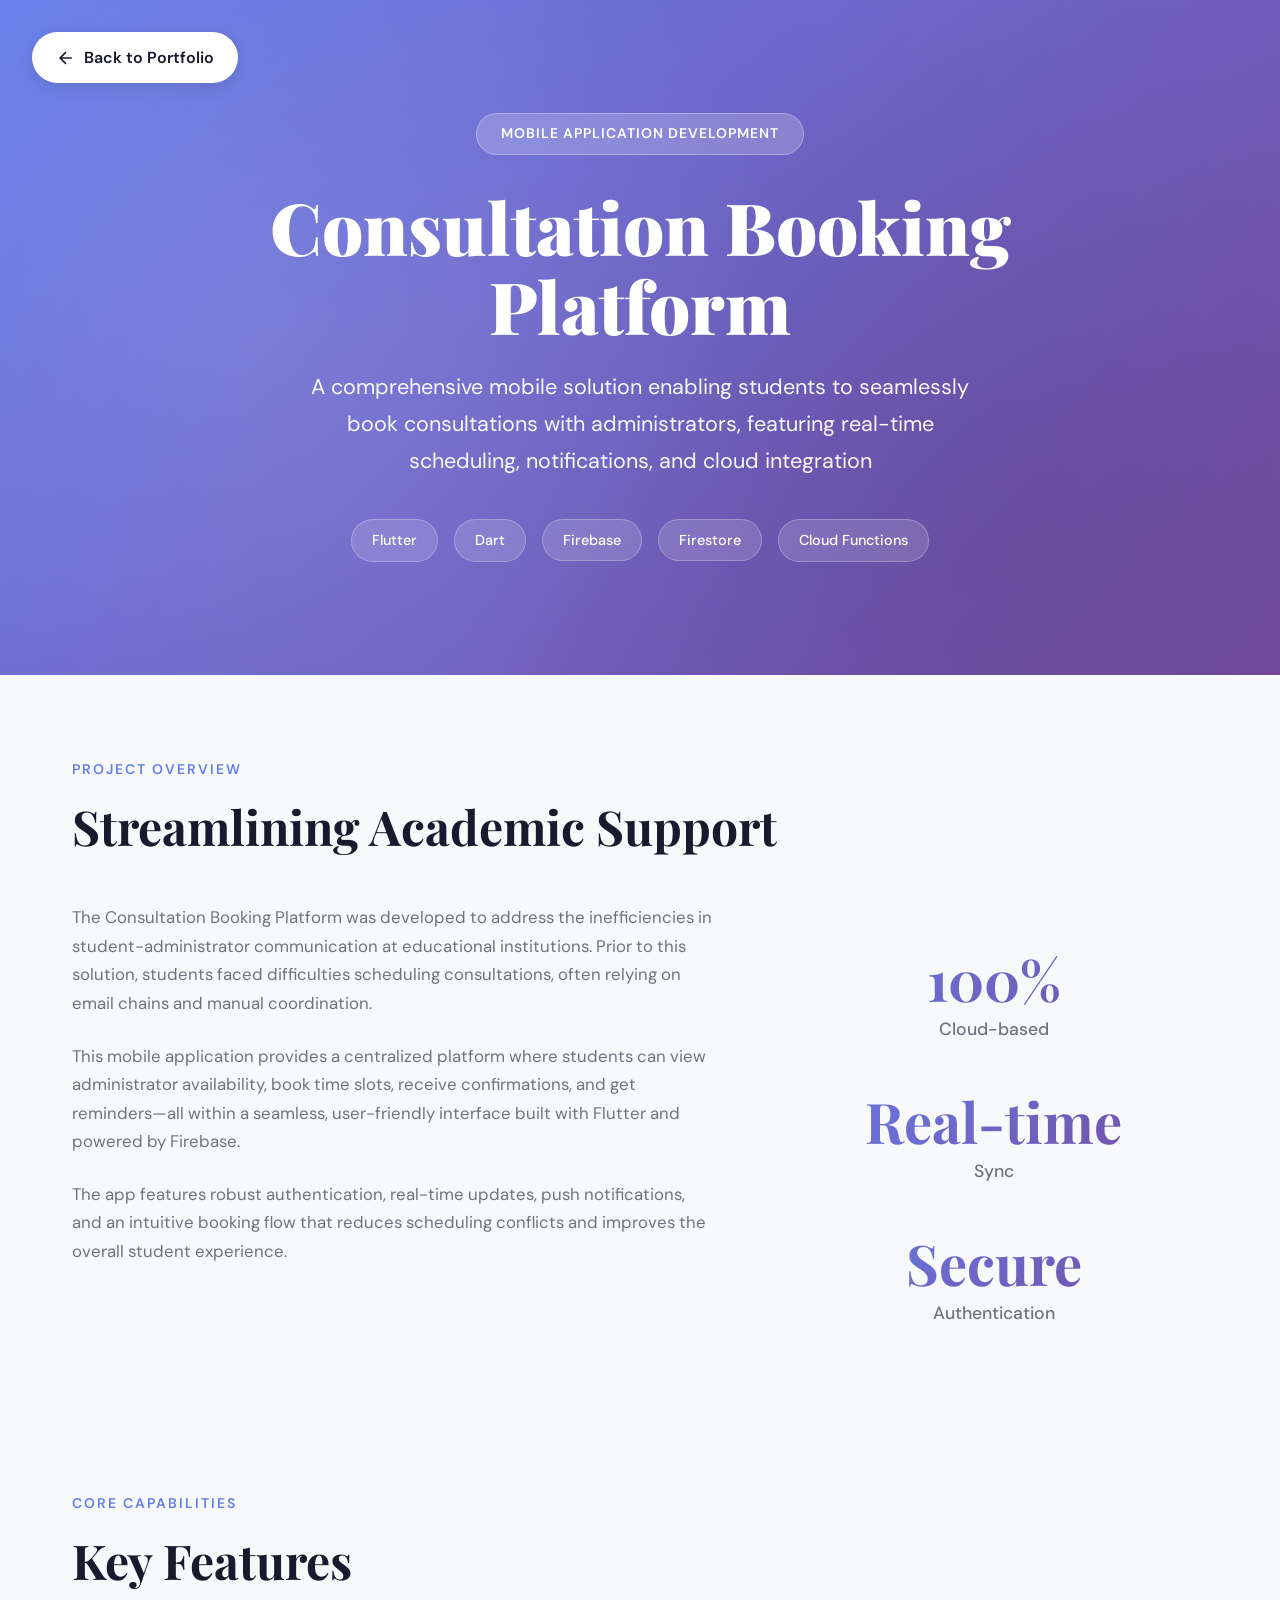
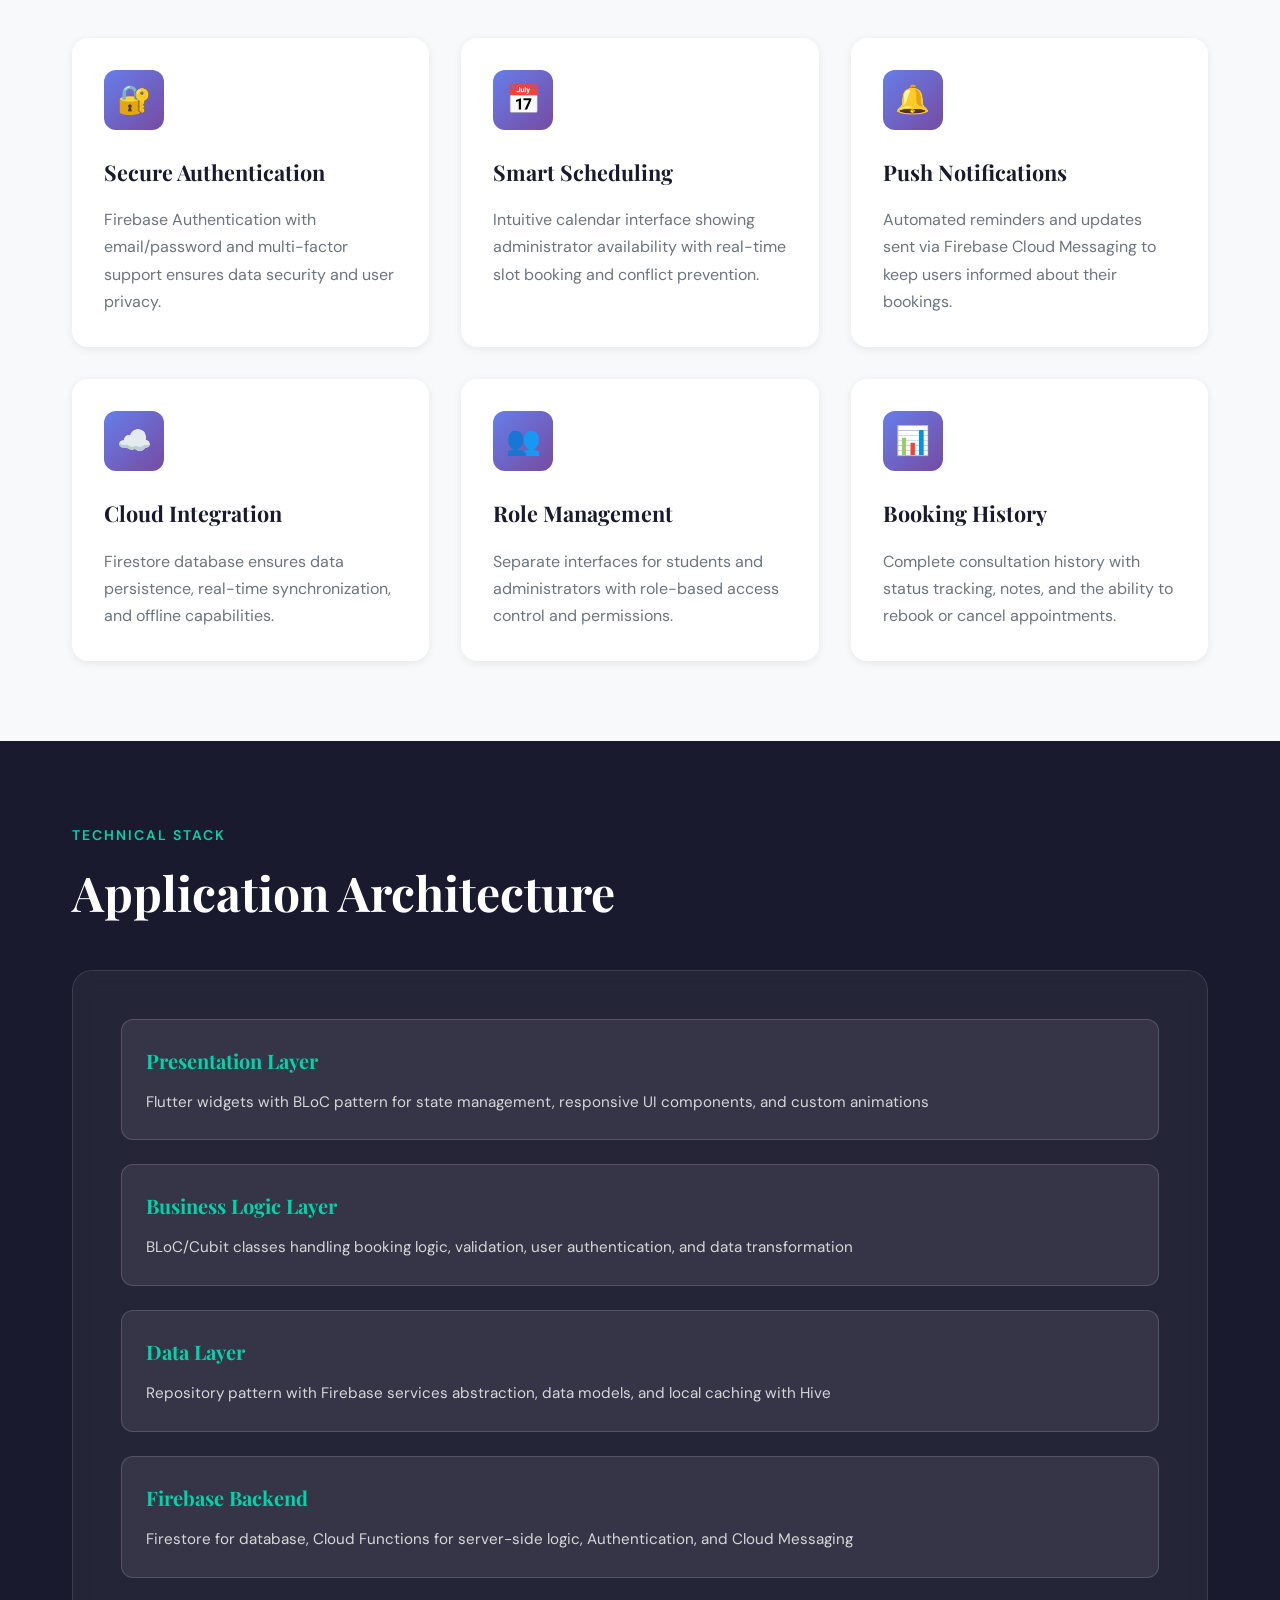
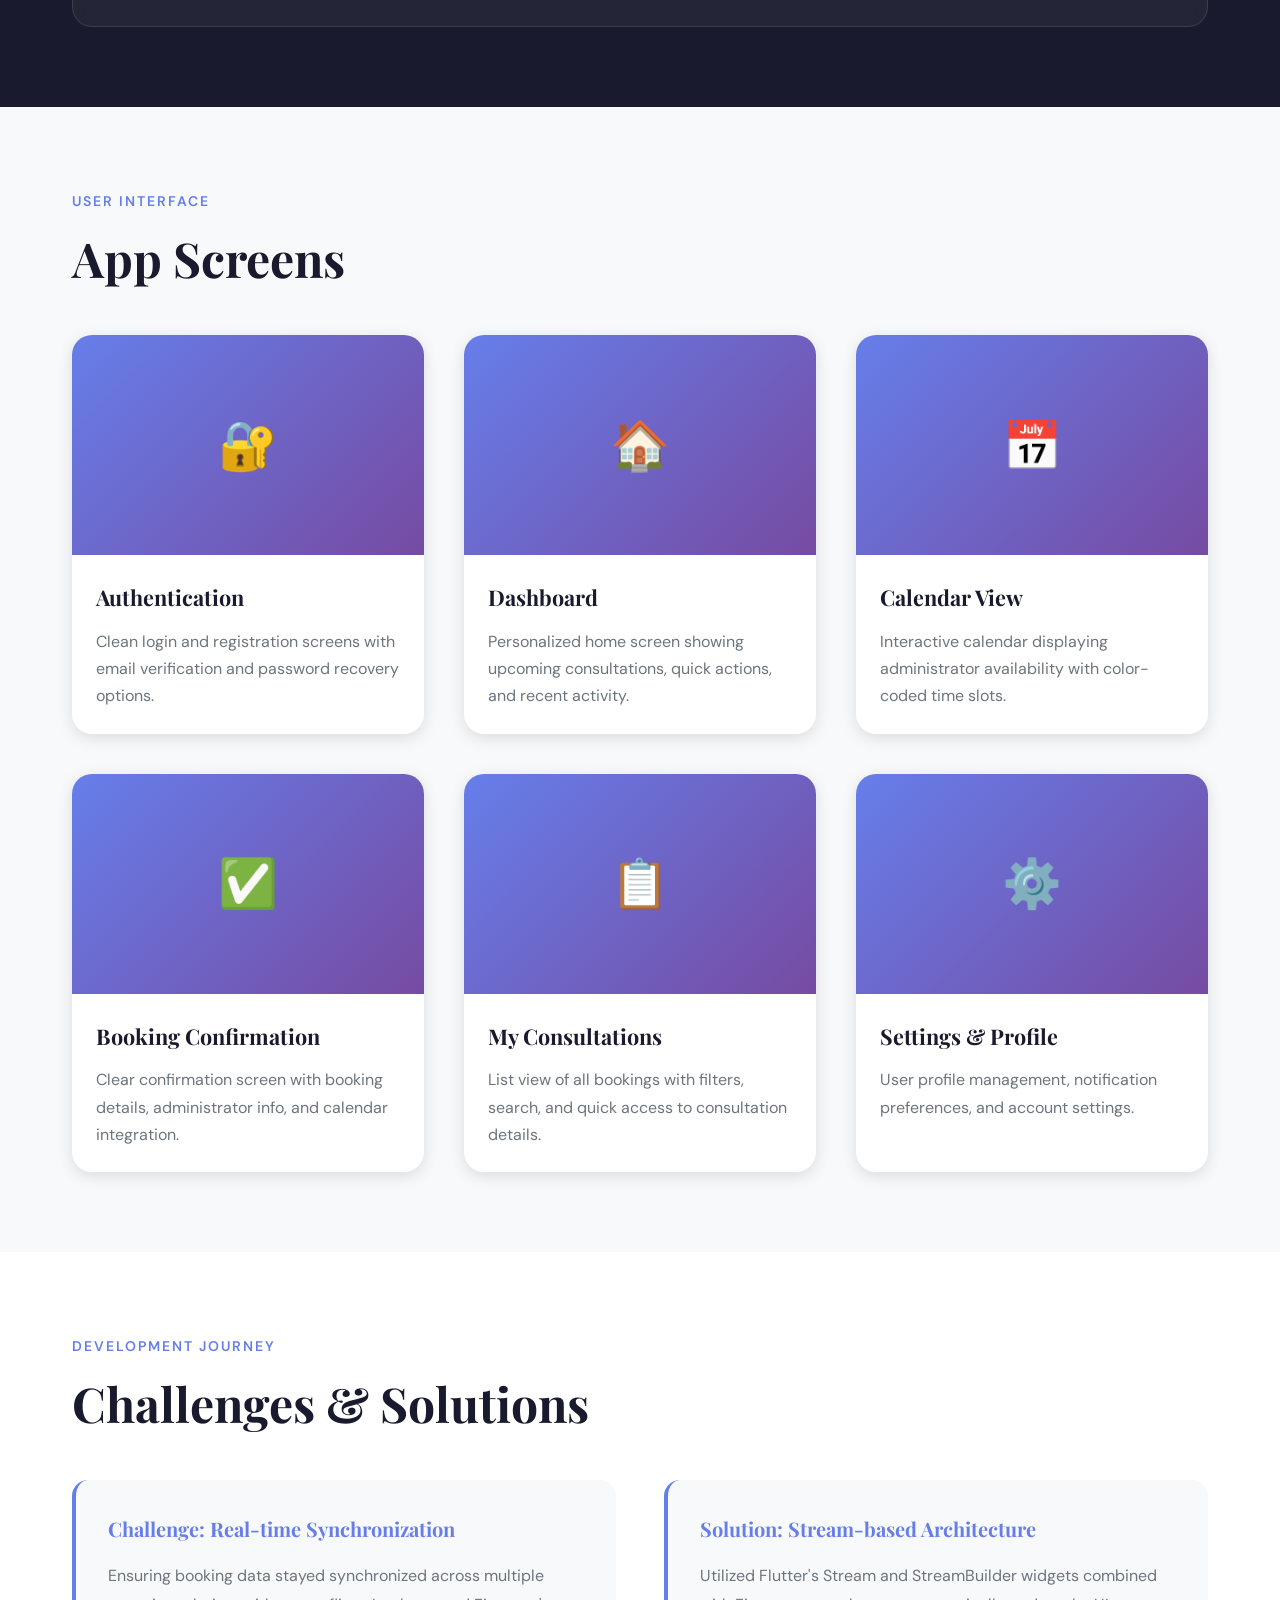
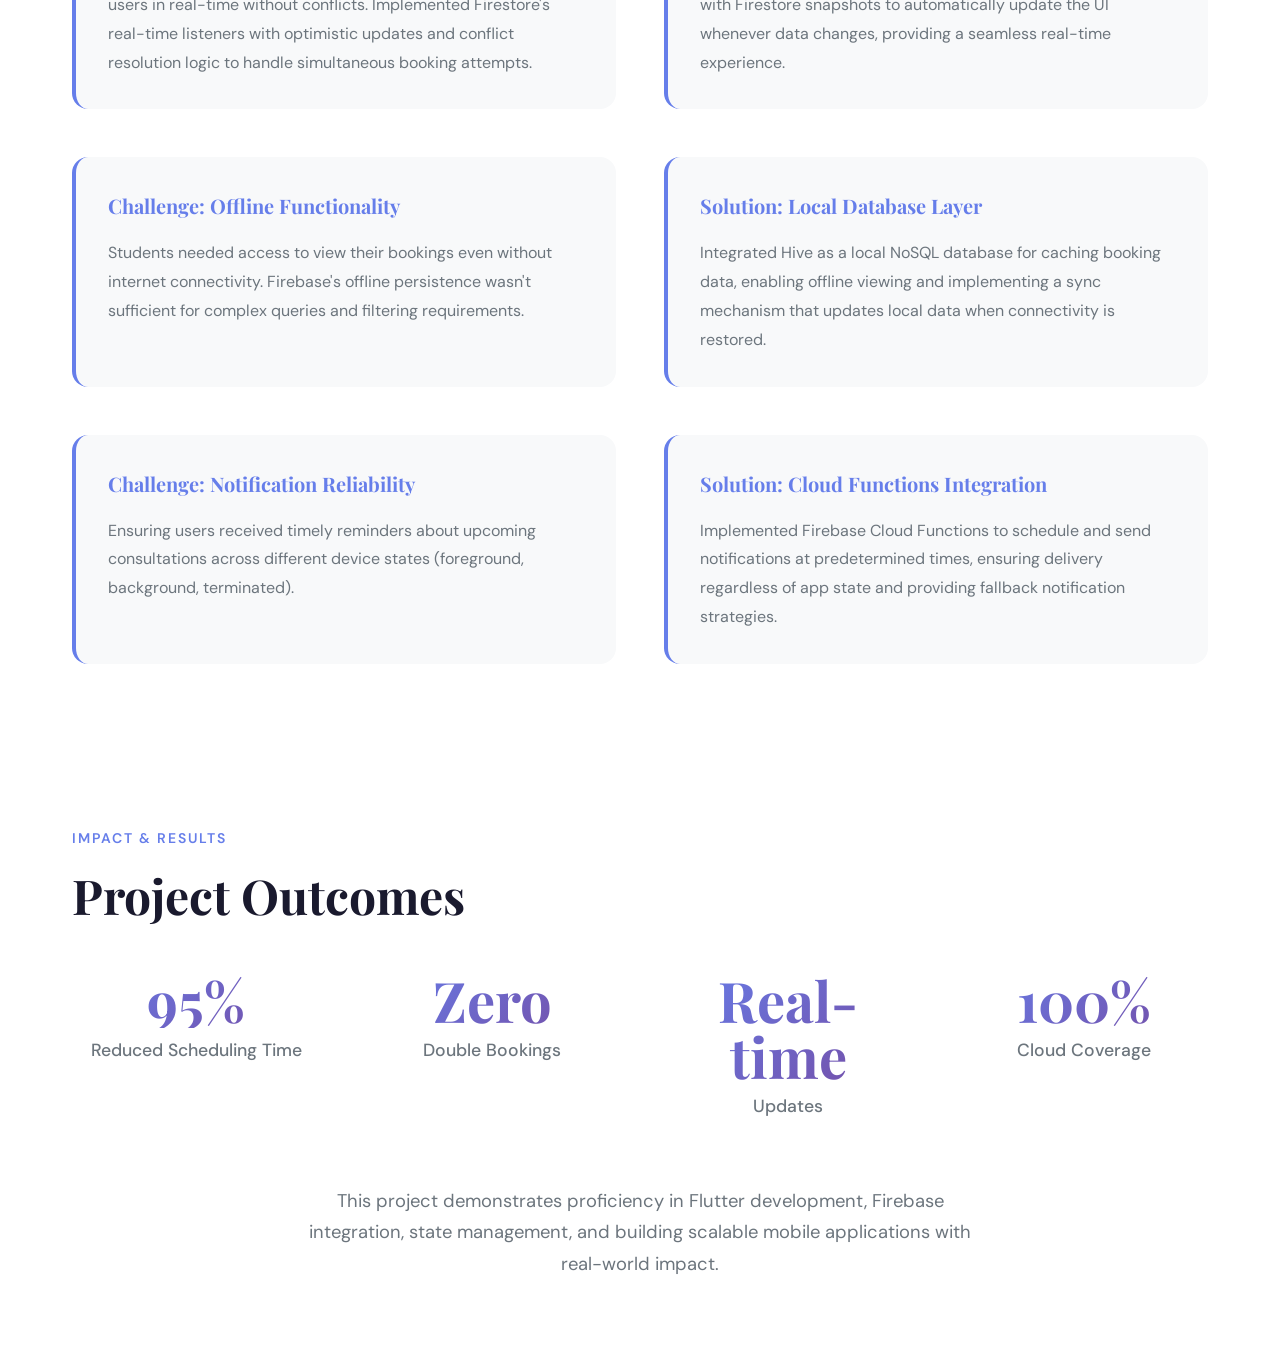
<file: consultation-booking.html>
<!DOCTYPE html>
<html lang="en">
<head>
  <meta charset="UTF-8" />
  <meta name="viewport" content="width=device-width, initial-scale=1.0"/>
  <title>Consultation Booking Platform | Skhanyiso Nkosi</title>
  <link rel="preconnect" href="https://fonts.googleapis.com">
  <link rel="preconnect" href="https://fonts.gstatic.com" crossorigin>
  <link href="https://fonts.googleapis.com/css2?family=Playfair+Display:wght@400;700;900&family=DM+Sans:wght@400;500;700&display=swap" rel="stylesheet">
  <style>
    :root {
      --color-primary: #1a1a2e;
      --color-secondary: #16213e;
      --color-accent: #667eea;
      --color-accent-light: #764ba2;
      --color-green: #00d4aa;
      --color-off-white: #f8f9fa;
      --color-light-gray: #e9ecef;
      --color-gray: #6c757d;
      --font-display: 'Playfair Display', Georgia, serif;
      --font-body: 'DM Sans', -apple-system, sans-serif;
      --shadow-sm: 0 2px 8px rgba(0, 0, 0, 0.08);
      --shadow-md: 0 4px 16px rgba(0, 0, 0, 0.12);
      --shadow-lg: 0 8px 32px rgba(0, 0, 0, 0.16);
    }

    * {
      margin: 0;
      padding: 0;
      box-sizing: border-box;
    }

    body {
      font-family: var(--font-body);
      color: var(--color-primary);
      line-height: 1.7;
      background: var(--color-off-white);
    }

    .back-link {
      position: fixed;
      top: 2rem;
      left: 2rem;
      display: inline-flex;
      align-items: center;
      gap: 0.5rem;
      padding: 0.75rem 1.5rem;
      background: white;
      color: var(--color-primary);
      text-decoration: none;
      border-radius: 50px;
      font-weight: 600;
      box-shadow: var(--shadow-md);
      z-index: 1000;
      transition: all 0.3s ease;
    }

    .back-link:hover {
      transform: translateX(-5px);
      box-shadow: var(--shadow-lg);
    }

    .project-hero {
      min-height: 75vh;
      background: linear-gradient(135deg, #667eea 0%, #764ba2 100%);
      display: flex;
      align-items: center;
      justify-content: center;
      position: relative;
      overflow: hidden;
      padding: 4rem 2rem;
    }

    .project-hero::before {
      content: '';
      position: absolute;
      width: 100%;
      height: 100%;
      background: 
        radial-gradient(circle at 20% 50%, rgba(255, 255, 255, 0.1) 0%, transparent 50%),
        radial-gradient(circle at 80% 80%, rgba(0, 0, 0, 0.1) 0%, transparent 50%);
    }

    .hero-content {
      max-width: 1000px;
      text-align: center;
      position: relative;
      z-index: 1;
      color: white;
    }

    .project-tag {
      display: inline-block;
      padding: 0.5rem 1.5rem;
      background: rgba(255, 255, 255, 0.2);
      border: 1px solid rgba(255, 255, 255, 0.3);
      border-radius: 50px;
      font-size: 0.875rem;
      font-weight: 600;
      letter-spacing: 1px;
      text-transform: uppercase;
      margin-bottom: 2rem;
      backdrop-filter: blur(10px);
    }

    .hero-title {
      font-family: var(--font-display);
      font-size: clamp(2.5rem, 6vw, 4.5rem);
      font-weight: 900;
      line-height: 1.1;
      margin-bottom: 1.5rem;
    }

    .hero-description {
      font-size: clamp(1.1rem, 2vw, 1.35rem);
      opacity: 0.95;
      max-width: 700px;
      margin: 0 auto 2.5rem;
    }

    .tech-stack {
      display: flex;
      gap: 1rem;
      justify-content: center;
      flex-wrap: wrap;
      margin-top: 2rem;
    }

    .tech-badge {
      padding: 0.5rem 1.25rem;
      background: rgba(255, 255, 255, 0.15);
      border: 1px solid rgba(255, 255, 255, 0.25);
      border-radius: 50px;
      font-size: 0.9rem;
      font-weight: 500;
      backdrop-filter: blur(10px);
    }

    .container {
      max-width: 1200px;
      margin: 0 auto;
      padding: 0 2rem;
    }

    .section {
      padding: 5rem 0;
    }

    .section-label {
      display: inline-block;
      font-size: 0.875rem;
      font-weight: 600;
      letter-spacing: 2px;
      text-transform: uppercase;
      color: var(--color-accent);
      margin-bottom: 1rem;
    }

    .section-title {
      font-family: var(--font-display);
      font-size: clamp(2rem, 4vw, 3rem);
      font-weight: 700;
      margin-bottom: 2rem;
      line-height: 1.2;
    }

    .overview-grid {
      display: grid;
      grid-template-columns: 1.5fr 1fr;
      gap: 4rem;
      margin-top: 3rem;
    }

    .overview-content p {
      color: var(--color-gray);
      margin-bottom: 1.5rem;
      font-size: 1.05rem;
    }

    .feature-grid {
      display: grid;
      grid-template-columns: repeat(auto-fit, minmax(280px, 1fr));
      gap: 2rem;
      margin-top: 3rem;
    }

    .feature-card {
      background: white;
      padding: 2rem;
      border-radius: 16px;
      box-shadow: var(--shadow-sm);
      transition: all 0.3s ease;
    }

    .feature-card:hover {
      transform: translateY(-5px);
      box-shadow: var(--shadow-md);
    }

    .feature-icon {
      width: 60px;
      height: 60px;
      background: linear-gradient(135deg, var(--color-accent), var(--color-accent-light));
      border-radius: 12px;
      display: flex;
      align-items: center;
      justify-content: center;
      margin-bottom: 1.5rem;
      color: white;
      font-size: 1.75rem;
    }

    .feature-card h3 {
      font-family: var(--font-display);
      font-size: 1.35rem;
      margin-bottom: 1rem;
      color: var(--color-primary);
    }

    .feature-card p {
      color: var(--color-gray);
      line-height: 1.7;
    }

    .stats-section {
      background: white;
    }

    .stats-grid {
      display: grid;
      grid-template-columns: repeat(auto-fit, minmax(200px, 1fr));
      gap: 3rem;
      margin-top: 3rem;
    }

    .stat-item {
      text-align: center;
    }

    .stat-number {
      font-family: var(--font-display);
      font-size: 3.5rem;
      font-weight: 700;
      background: linear-gradient(135deg, var(--color-accent), var(--color-accent-light));
      -webkit-background-clip: text;
      -webkit-text-fill-color: transparent;
      background-clip: text;
      line-height: 1;
      margin-bottom: 0.5rem;
    }

    .stat-label {
      color: var(--color-gray);
      font-size: 1.1rem;
      font-weight: 500;
    }

    .architecture-section {
      background: var(--color-primary);
      color: white;
    }

    .architecture-section .section-title {
      color: white;
    }

    .architecture-diagram {
      background: rgba(255, 255, 255, 0.05);
      border: 1px solid rgba(255, 255, 255, 0.1);
      border-radius: 20px;
      padding: 3rem;
      margin-top: 3rem;
      backdrop-filter: blur(10px);
    }

    .architecture-layers {
      display: grid;
      gap: 1.5rem;
    }

    .layer {
      background: rgba(255, 255, 255, 0.08);
      border: 1px solid rgba(255, 255, 255, 0.15);
      border-radius: 12px;
      padding: 1.5rem;
      transition: all 0.3s ease;
    }

    .layer:hover {
      background: rgba(255, 255, 255, 0.12);
      transform: translateX(10px);
    }

    .layer h4 {
      font-family: var(--font-display);
      font-size: 1.25rem;
      margin-bottom: 0.75rem;
      color: var(--color-green);
    }

    .layer p {
      color: rgba(255, 255, 255, 0.8);
      font-size: 0.95rem;
    }

    .screenshots-section {
      background: var(--color-off-white);
    }

    .screenshots-grid {
      display: grid;
      grid-template-columns: repeat(auto-fit, minmax(350px, 1fr));
      gap: 2.5rem;
      margin-top: 3rem;
    }

    .screenshot-card {
      background: white;
      border-radius: 20px;
      overflow: hidden;
      box-shadow: var(--shadow-md);
      transition: all 0.4s ease;
    }

    .screenshot-card:hover {
      transform: translateY(-10px);
      box-shadow: var(--shadow-lg);
    }

    .screenshot-image {
      width: 100%;
      aspect-ratio: 16/10;
      background: linear-gradient(135deg, #667eea 0%, #764ba2 100%);
      display: flex;
      align-items: center;
      justify-content: center;
      color: white;
      font-size: 3rem;
    }

    .screenshot-info {
      padding: 1.5rem;
    }

    .screenshot-info h3 {
      font-family: var(--font-display);
      font-size: 1.35rem;
      margin-bottom: 0.75rem;
      color: var(--color-primary);
    }

    .screenshot-info p {
      color: var(--color-gray);
    }

    .challenges-section {
      background: white;
    }

    .challenges-grid {
      display: grid;
      grid-template-columns: 1fr 1fr;
      gap: 3rem;
      margin-top: 3rem;
    }

    .challenge-solution {
      padding: 2rem;
      background: var(--color-off-white);
      border-radius: 16px;
      border-left: 4px solid var(--color-accent);
    }

    .challenge-solution h4 {
      font-family: var(--font-display);
      font-size: 1.25rem;
      margin-bottom: 1rem;
      color: var(--color-accent);
    }

    .challenge-solution p {
      color: var(--color-gray);
      line-height: 1.8;
    }

    @media (max-width: 992px) {
      .overview-grid,
      .challenges-grid {
        grid-template-columns: 1fr;
        gap: 2rem;
      }

      .back-link {
        position: static;
        margin: 1rem;
      }
    }

    @media (max-width: 768px) {
      .section {
        padding: 3rem 0;
      }

      .screenshots-grid {
        grid-template-columns: 1fr;
      }
    }
  </style>
</head>
<body>
  <a href="index.html" class="back-link">
    <svg width="20" height="20" viewBox="0 0 24 24" fill="none" stroke="currentColor" stroke-width="2">
      <path d="M19 12H5M12 19l-7-7 7-7"/>
    </svg>
    Back to Portfolio
  </a>

  <section class="project-hero">
    <div class="hero-content">
      <div class="project-tag">Mobile Application Development</div>
      <h1 class="hero-title">Consultation Booking Platform</h1>
      <p class="hero-description">
        A comprehensive mobile solution enabling students to seamlessly book consultations with administrators, featuring real-time scheduling, notifications, and cloud integration
      </p>
      <div class="tech-stack">
        <span class="tech-badge">Flutter</span>
        <span class="tech-badge">Dart</span>
        <span class="tech-badge">Firebase</span>
        <span class="tech-badge">Firestore</span>
        <span class="tech-badge">Cloud Functions</span>
      </div>
    </div>
  </section>

  <section class="section">
    <div class="container">
      <span class="section-label">Project Overview</span>
      <h2 class="section-title">Streamlining Academic Support</h2>
      
      <div class="overview-grid">
        <div class="overview-content">
          <p>
            The Consultation Booking Platform was developed to address the inefficiencies in student-administrator communication at educational institutions. Prior to this solution, students faced difficulties scheduling consultations, often relying on email chains and manual coordination.
          </p>
          <p>
            This mobile application provides a centralized platform where students can view administrator availability, book time slots, receive confirmations, and get reminders—all within a seamless, user-friendly interface built with Flutter and powered by Firebase.
          </p>
          <p>
            The app features robust authentication, real-time updates, push notifications, and an intuitive booking flow that reduces scheduling conflicts and improves the overall student experience.
          </p>
        </div>

        <div>
          <div class="stats-grid">
            <div class="stat-item">
              <div class="stat-number">100%</div>
              <div class="stat-label">Cloud-based</div>
            </div>
            <div class="stat-item">
              <div class="stat-number">Real-time</div>
              <div class="stat-label">Sync</div>
            </div>
            <div class="stat-item">
              <div class="stat-number">Secure</div>
              <div class="stat-label">Authentication</div>
            </div>
          </div>
        </div>
      </div>
    </div>
  </section>

  <section class="section" style="background: var(--color-off-white);">
    <div class="container">
      <span class="section-label">Core Capabilities</span>
      <h2 class="section-title">Key Features</h2>

      <div class="feature-grid">
        <div class="feature-card">
          <div class="feature-icon">🔐</div>
          <h3>Secure Authentication</h3>
          <p>Firebase Authentication with email/password and multi-factor support ensures data security and user privacy.</p>
        </div>

        <div class="feature-card">
          <div class="feature-icon">📅</div>
          <h3>Smart Scheduling</h3>
          <p>Intuitive calendar interface showing administrator availability with real-time slot booking and conflict prevention.</p>
        </div>

        <div class="feature-card">
          <div class="feature-icon">🔔</div>
          <h3>Push Notifications</h3>
          <p>Automated reminders and updates sent via Firebase Cloud Messaging to keep users informed about their bookings.</p>
        </div>

        <div class="feature-card">
          <div class="feature-icon">☁️</div>
          <h3>Cloud Integration</h3>
          <p>Firestore database ensures data persistence, real-time synchronization, and offline capabilities.</p>
        </div>

        <div class="feature-card">
          <div class="feature-icon">👥</div>
          <h3>Role Management</h3>
          <p>Separate interfaces for students and administrators with role-based access control and permissions.</p>
        </div>

        <div class="feature-card">
          <div class="feature-icon">📊</div>
          <h3>Booking History</h3>
          <p>Complete consultation history with status tracking, notes, and the ability to rebook or cancel appointments.</p>
        </div>
      </div>
    </div>
  </section>

  <section class="section architecture-section">
    <div class="container">
      <span class="section-label" style="color: var(--color-green);">Technical Stack</span>
      <h2 class="section-title">Application Architecture</h2>

      <div class="architecture-diagram">
        <div class="architecture-layers">
          <div class="layer">
            <h4>Presentation Layer</h4>
            <p>Flutter widgets with BLoC pattern for state management, responsive UI components, and custom animations</p>
          </div>

          <div class="layer">
            <h4>Business Logic Layer</h4>
            <p>BLoC/Cubit classes handling booking logic, validation, user authentication, and data transformation</p>
          </div>

          <div class="layer">
            <h4>Data Layer</h4>
            <p>Repository pattern with Firebase services abstraction, data models, and local caching with Hive</p>
          </div>

          <div class="layer">
            <h4>Firebase Backend</h4>
            <p>Firestore for database, Cloud Functions for server-side logic, Authentication, and Cloud Messaging</p>
          </div>
        </div>
      </div>
    </div>
  </section>

  <section class="section screenshots-section">
    <div class="container">
      <span class="section-label">User Interface</span>
      <h2 class="section-title">App Screens</h2>

      <div class="screenshots-grid">
        <div class="screenshot-card">
          <div class="screenshot-image">🔐</div>
          <div class="screenshot-info">
            <h3>Authentication</h3>
            <p>Clean login and registration screens with email verification and password recovery options.</p>
          </div>
        </div>

        <div class="screenshot-card">
          <div class="screenshot-image">🏠</div>
          <div class="screenshot-info">
            <h3>Dashboard</h3>
            <p>Personalized home screen showing upcoming consultations, quick actions, and recent activity.</p>
          </div>
        </div>

        <div class="screenshot-card">
          <div class="screenshot-image">📅</div>
          <div class="screenshot-info">
            <h3>Calendar View</h3>
            <p>Interactive calendar displaying administrator availability with color-coded time slots.</p>
          </div>
        </div>

        <div class="screenshot-card">
          <div class="screenshot-image">✅</div>
          <div class="screenshot-info">
            <h3>Booking Confirmation</h3>
            <p>Clear confirmation screen with booking details, administrator info, and calendar integration.</p>
          </div>
        </div>

        <div class="screenshot-card">
          <div class="screenshot-image">📋</div>
          <div class="screenshot-info">
            <h3>My Consultations</h3>
            <p>List view of all bookings with filters, search, and quick access to consultation details.</p>
          </div>
        </div>

        <div class="screenshot-card">
          <div class="screenshot-image">⚙️</div>
          <div class="screenshot-info">
            <h3>Settings & Profile</h3>
            <p>User profile management, notification preferences, and account settings.</p>
          </div>
        </div>
      </div>
    </div>
  </section>

  <section class="section challenges-section">
    <div class="container">
      <span class="section-label">Development Journey</span>
      <h2 class="section-title">Challenges & Solutions</h2>

      <div class="challenges-grid">
        <div class="challenge-solution">
          <h4>Challenge: Real-time Synchronization</h4>
          <p>
            Ensuring booking data stayed synchronized across multiple users in real-time without conflicts. Implemented Firestore's real-time listeners with optimistic updates and conflict resolution logic to handle simultaneous booking attempts.
          </p>
        </div>

        <div class="challenge-solution">
          <h4>Solution: Stream-based Architecture</h4>
          <p>
            Utilized Flutter's Stream and StreamBuilder widgets combined with Firestore snapshots to automatically update the UI whenever data changes, providing a seamless real-time experience.
          </p>
        </div>

        <div class="challenge-solution">
          <h4>Challenge: Offline Functionality</h4>
          <p>
            Students needed access to view their bookings even without internet connectivity. Firebase's offline persistence wasn't sufficient for complex queries and filtering requirements.
          </p>
        </div>

        <div class="challenge-solution">
          <h4>Solution: Local Database Layer</h4>
          <p>
            Integrated Hive as a local NoSQL database for caching booking data, enabling offline viewing and implementing a sync mechanism that updates local data when connectivity is restored.
          </p>
        </div>

        <div class="challenge-solution">
          <h4>Challenge: Notification Reliability</h4>
          <p>
            Ensuring users received timely reminders about upcoming consultations across different device states (foreground, background, terminated).
          </p>
        </div>

        <div class="challenge-solution">
          <h4>Solution: Cloud Functions Integration</h4>
          <p>
            Implemented Firebase Cloud Functions to schedule and send notifications at predetermined times, ensuring delivery regardless of app state and providing fallback notification strategies.
          </p>
        </div>
      </div>
    </div>
  </section>

  <section class="section stats-section">
    <div class="container">
      <span class="section-label">Impact & Results</span>
      <h2 class="section-title">Project Outcomes</h2>

      <div class="stats-grid">
        <div class="stat-item">
          <div class="stat-number">95%</div>
          <div class="stat-label">Reduced Scheduling Time</div>
        </div>

        <div class="stat-item">
          <div class="stat-number">Zero</div>
          <div class="stat-label">Double Bookings</div>
        </div>

        <div class="stat-item">
          <div class="stat-number">Real-time</div>
          <div class="stat-label">Updates</div>
        </div>

        <div class="stat-item">
          <div class="stat-number">100%</div>
          <div class="stat-label">Cloud Coverage</div>
        </div>
      </div>

      <div style="margin-top: 4rem; text-align: center;">
        <p style="font-size: 1.15rem; color: var(--color-gray); max-width: 700px; margin: 0 auto;">
          This project demonstrates proficiency in Flutter development, Firebase integration, state management, and building scalable mobile applications with real-world impact.
        </p>
      </div>
    </div>
  </section>

  <script>
    // Intersection Observer for animations
    const observerOptions = {
      threshold: 0.1,
      rootMargin: '0px 0px -50px 0px'
    };

    const observer = new IntersectionObserver((entries) => {
      entries.forEach(entry => {
        if (entry.isIntersecting) {
          entry.target.style.opacity = '1';
          entry.target.style.transform = 'translateY(0)';
        }
      });
    }, observerOptions);

    document.querySelectorAll('.feature-card, .screenshot-card, .challenge-solution, .layer').forEach(el => {
      el.style.opacity = '0';
      el.style.transform = 'translateY(30px)';
      el.style.transition = 'opacity 0.6s ease, transform 0.6s ease';
      observer.observe(el);
    });
  </script>
</body>
</html>
</file>
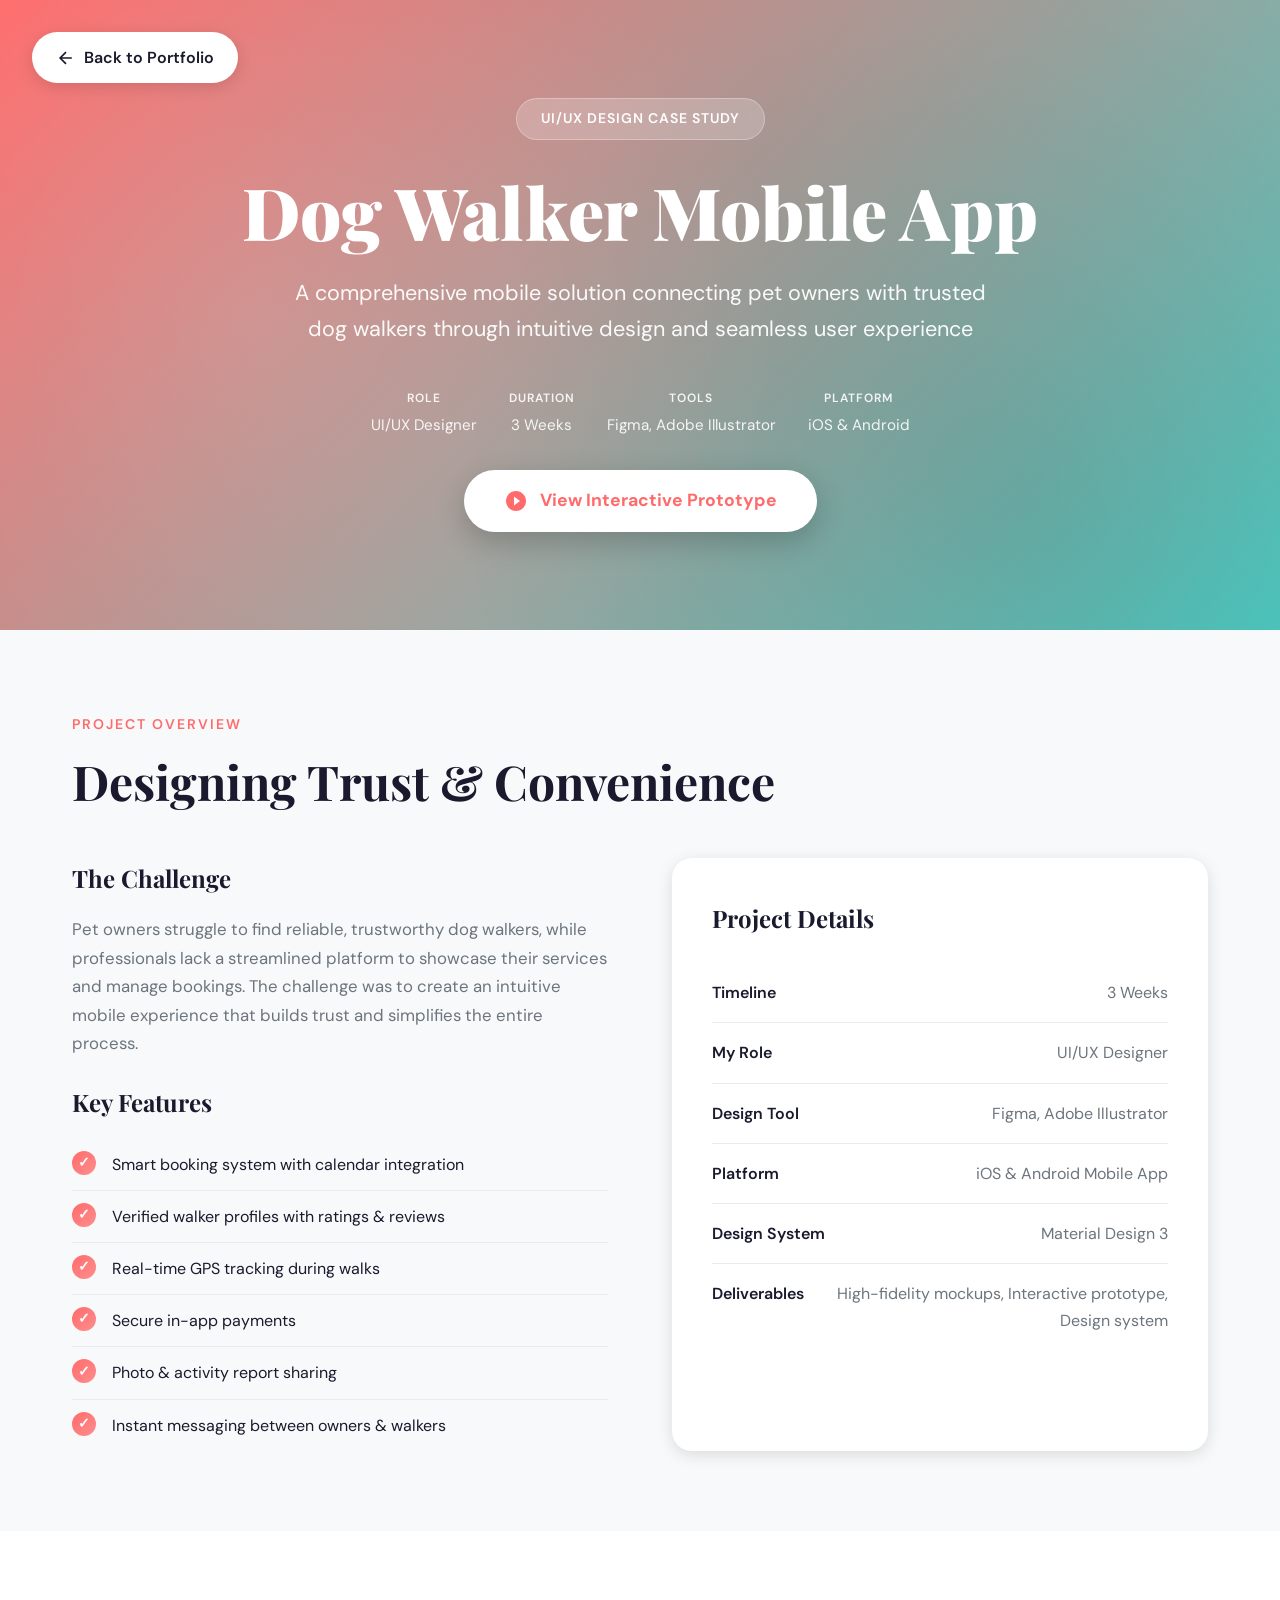
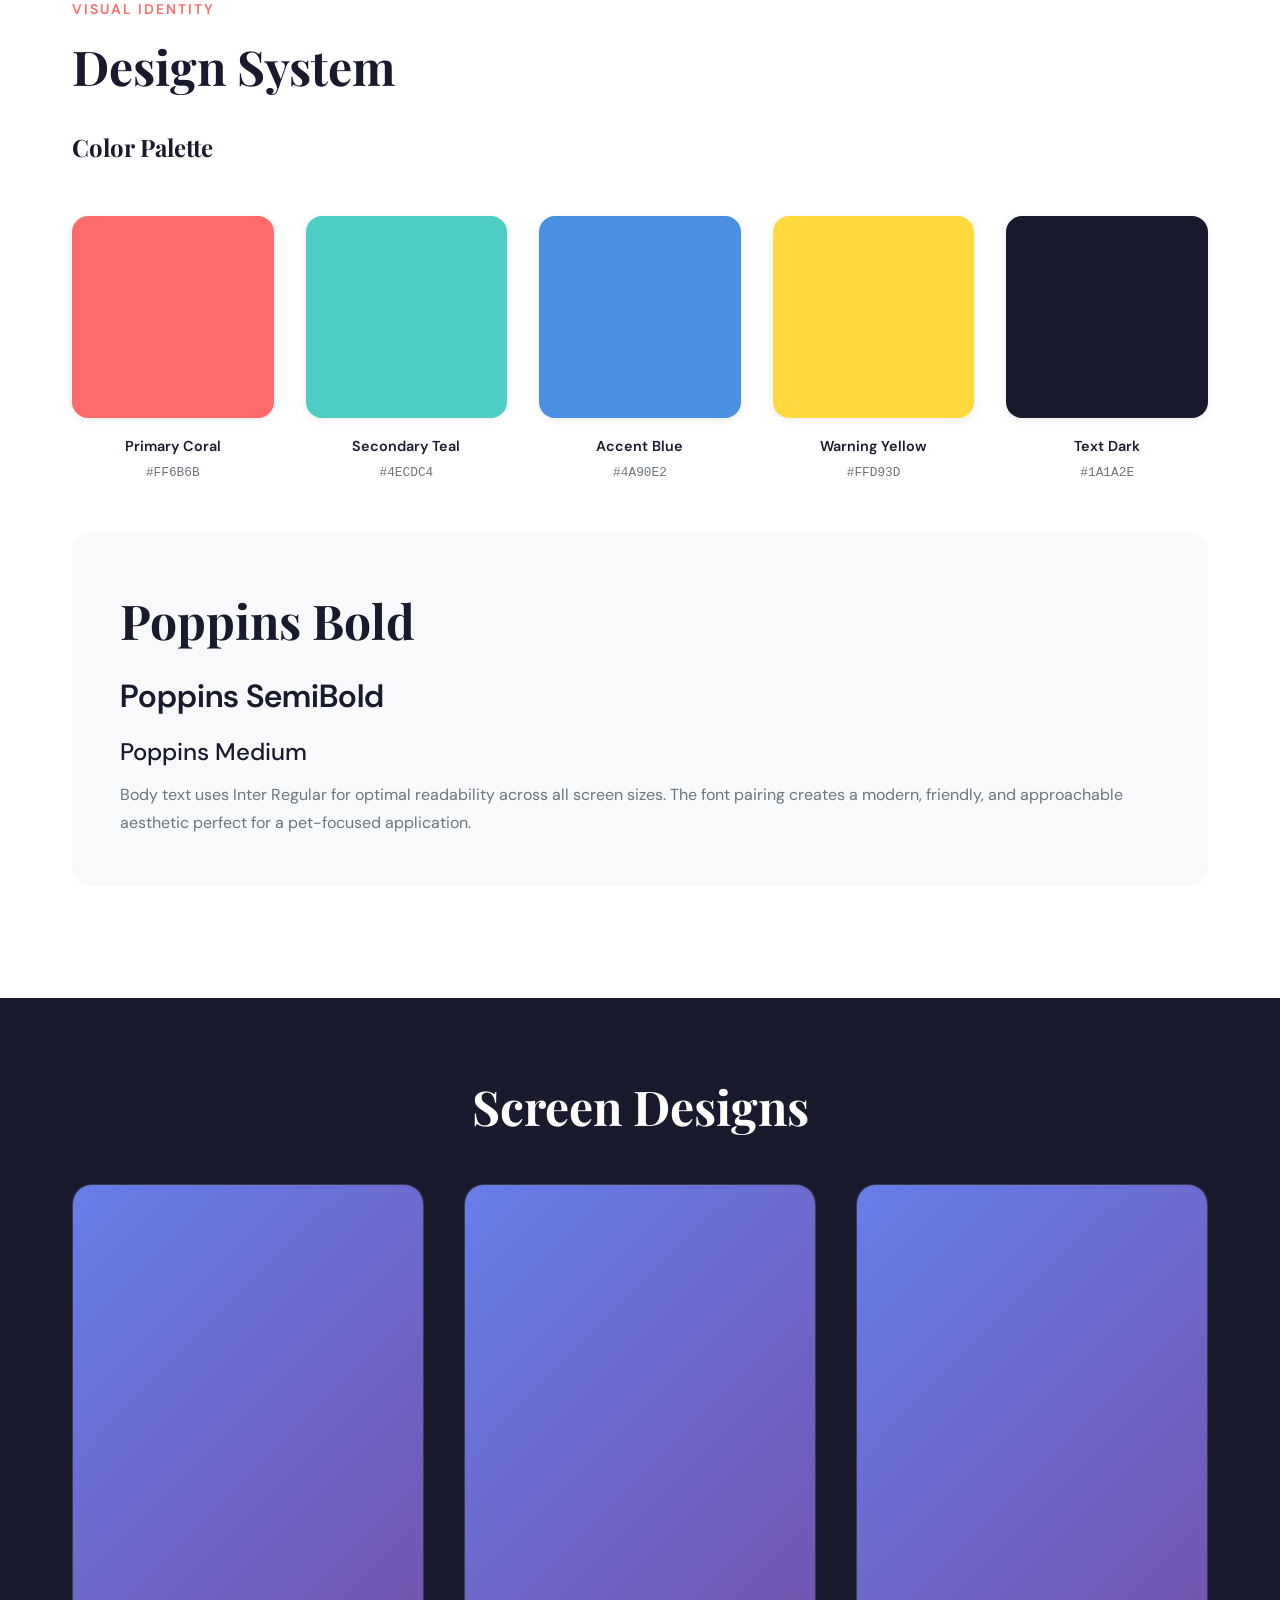
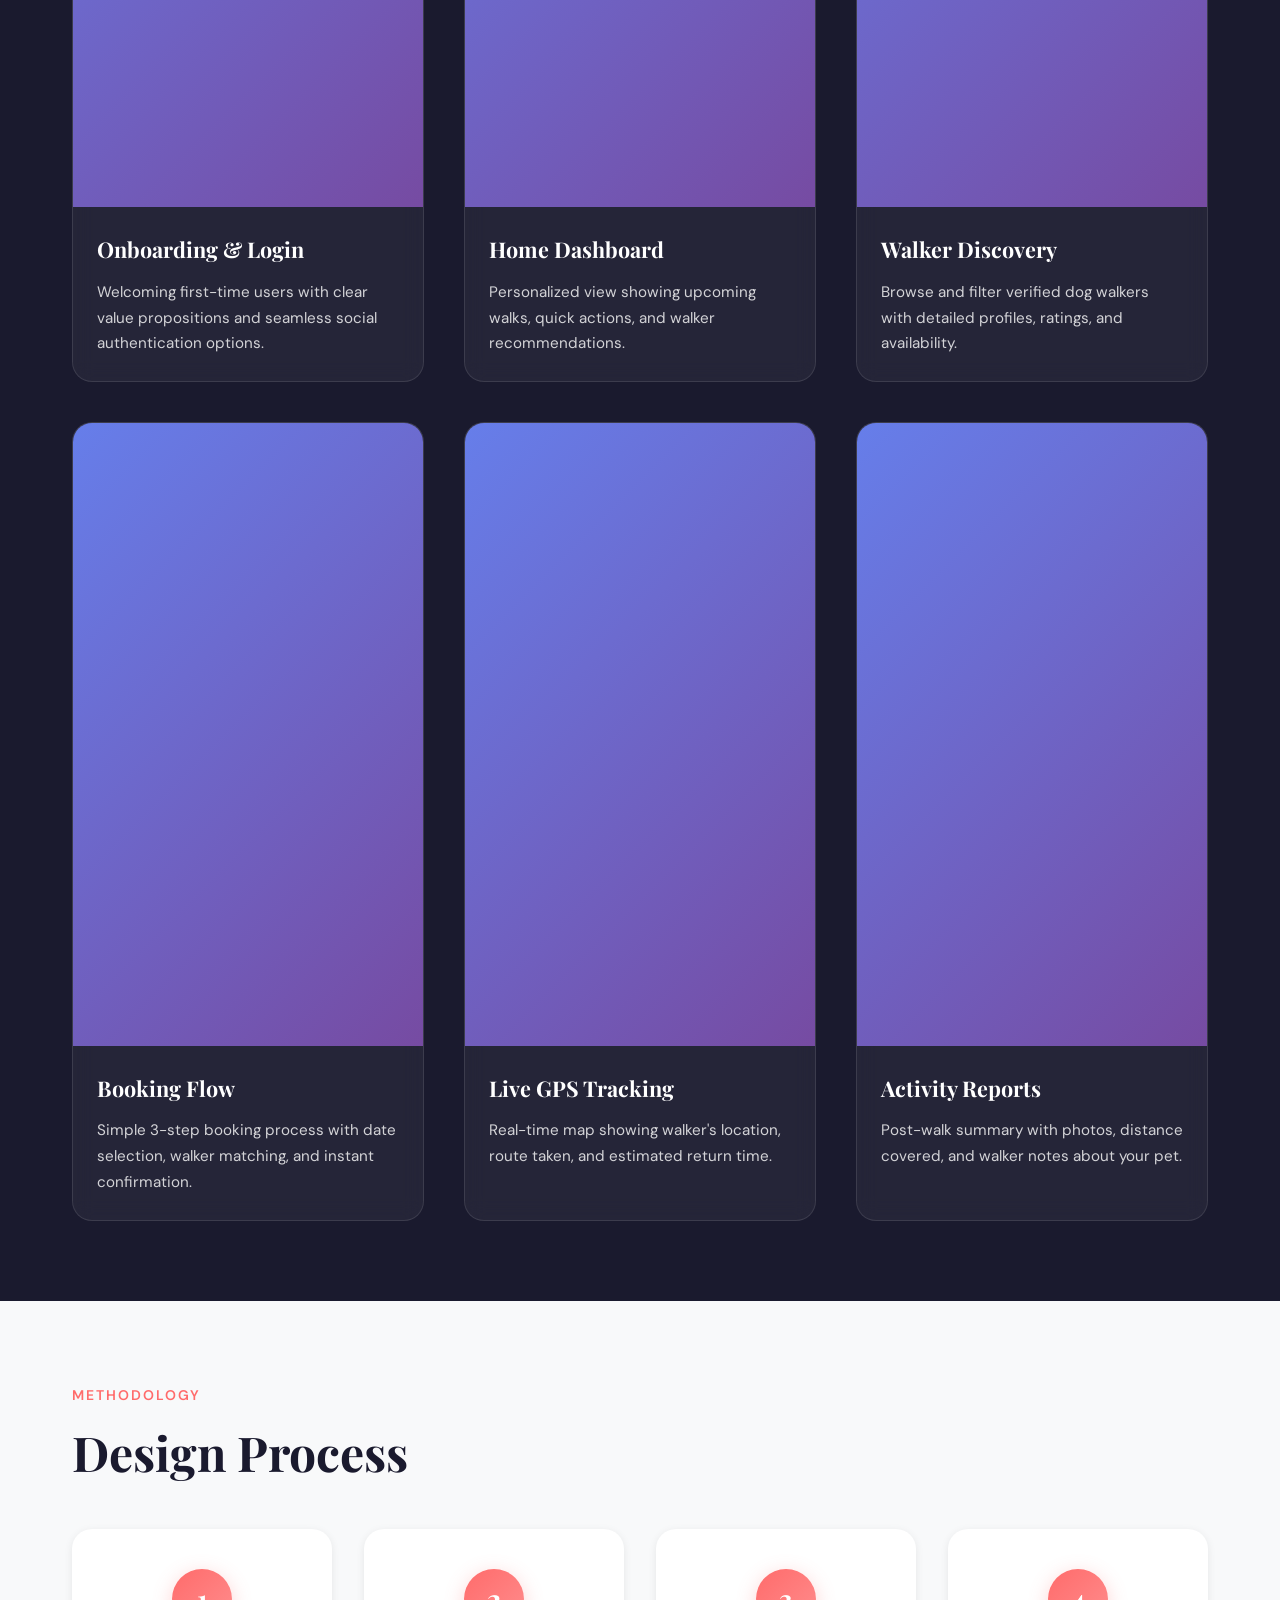
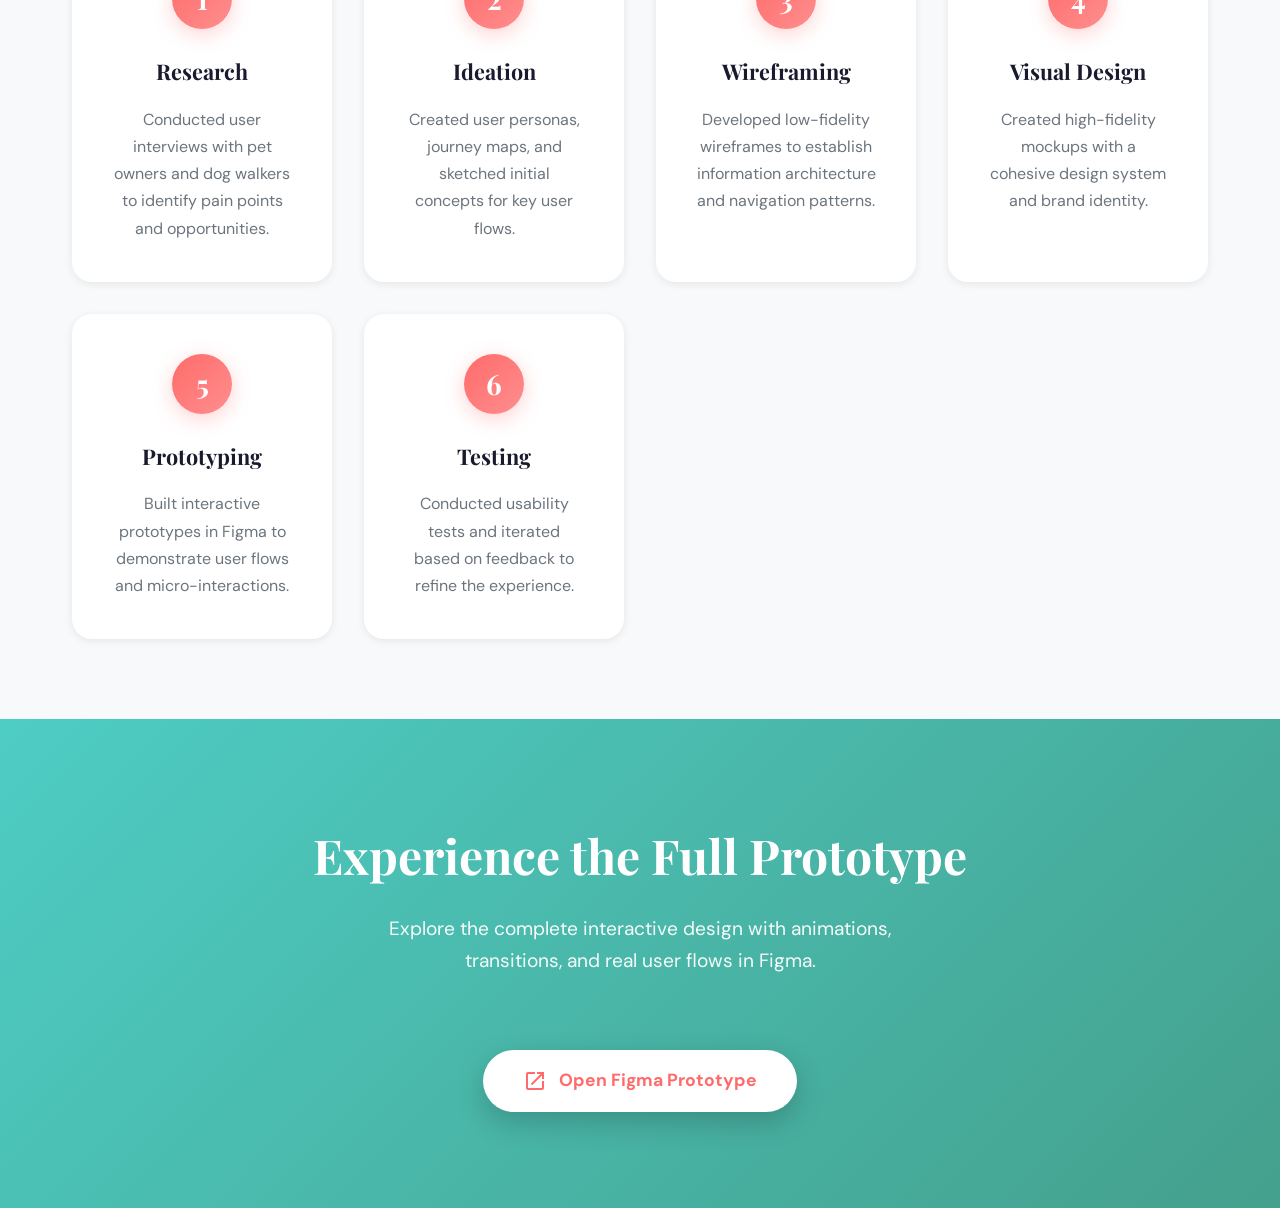
<file: dog-walking-design.html>
<!DOCTYPE html>
<html lang="en">
<head>
  <meta charset="UTF-8" />
  <meta name="viewport" content="width=device-width, initial-scale=1.0"/>
  <title>Dog Walker App - UI/UX Case Study | Skhanyiso Nkosi</title>
  <link rel="preconnect" href="https://fonts.googleapis.com">
  <link rel="preconnect" href="https://fonts.gstatic.com" crossorigin>
  <link href="https://fonts.googleapis.com/css2?family=Playfair+Display:wght@400;700;900&family=DM+Sans:wght@400;500;700&display=swap" rel="stylesheet">
  <style>
    :root {
      --color-primary: #1a1a2e;
      --color-secondary: #16213e;
      --color-accent: #ff6b6b;
      --color-accent-light: #ff8e8e;
      --color-blue: #4a90e2;
      --color-green: #4ecdc4;
      --color-off-white: #f8f9fa;
      --color-light-gray: #e9ecef;
      --color-gray: #6c757d;
      --font-display: 'Playfair Display', Georgia, serif;
      --font-body: 'DM Sans', -apple-system, sans-serif;
      --shadow-sm: 0 2px 8px rgba(0, 0, 0, 0.08);
      --shadow-md: 0 4px 16px rgba(0, 0, 0, 0.12);
      --shadow-lg: 0 8px 32px rgba(0, 0, 0, 0.16);
    }

    * {
      margin: 0;
      padding: 0;
      box-sizing: border-box;
    }

    body {
      font-family: var(--font-body);
      color: var(--color-primary);
      line-height: 1.7;
      background: var(--color-off-white);
    }

    .back-link {
      position: fixed;
      top: 2rem;
      left: 2rem;
      display: inline-flex;
      align-items: center;
      gap: 0.5rem;
      padding: 0.75rem 1.5rem;
      background: white;
      color: var(--color-primary);
      text-decoration: none;
      border-radius: 50px;
      font-weight: 600;
      box-shadow: var(--shadow-md);
      z-index: 1000;
      transition: all 0.3s ease;
    }

    .back-link:hover {
      transform: translateX(-5px);
      box-shadow: var(--shadow-lg);
    }

    .case-study-hero {
      min-height: 70vh;
      background: linear-gradient(135deg, #ff6b6b 0%, #4ecdc4 100%);
      display: flex;
      align-items: center;
      justify-content: center;
      position: relative;
      overflow: hidden;
      padding: 4rem 2rem;
    }

    .case-study-hero::before {
      content: '';
      position: absolute;
      width: 100%;
      height: 100%;
      background: 
        radial-gradient(circle at 20% 50%, rgba(255, 255, 255, 0.1) 0%, transparent 50%),
        radial-gradient(circle at 80% 80%, rgba(0, 0, 0, 0.1) 0%, transparent 50%);
    }

    .hero-content {
      max-width: 1000px;
      text-align: center;
      position: relative;
      z-index: 1;
      color: white;
    }

    .project-tag {
      display: inline-block;
      padding: 0.5rem 1.5rem;
      background: rgba(255, 255, 255, 0.2);
      border: 1px solid rgba(255, 255, 255, 0.3);
      border-radius: 50px;
      font-size: 0.875rem;
      font-weight: 600;
      letter-spacing: 1px;
      text-transform: uppercase;
      margin-bottom: 2rem;
      backdrop-filter: blur(10px);
    }

    .hero-title {
      font-family: var(--font-display);
      font-size: clamp(2.5rem, 6vw, 4.5rem);
      font-weight: 900;
      line-height: 1.1;
      margin-bottom: 1.5rem;
    }

    .hero-description {
      font-size: clamp(1.1rem, 2vw, 1.35rem);
      opacity: 0.95;
      max-width: 700px;
      margin: 0 auto 2.5rem;
    }

    .hero-meta {
      display: flex;
      gap: 2rem;
      justify-content: center;
      flex-wrap: wrap;
      font-size: 0.95rem;
      opacity: 0.9;
    }

    .meta-item {
      display: flex;
      flex-direction: column;
      gap: 0.25rem;
    }

    .meta-label {
      font-weight: 600;
      text-transform: uppercase;
      font-size: 0.75rem;
      letter-spacing: 1px;
    }

    .prototype-btn {
      display: inline-flex;
      align-items: center;
      gap: 0.75rem;
      padding: 1rem 2.5rem;
      background: white;
      color: var(--color-accent);
      border-radius: 50px;
      text-decoration: none;
      font-weight: 700;
      font-size: 1.1rem;
      margin-top: 2rem;
      box-shadow: 0 10px 30px rgba(0, 0, 0, 0.2);
      transition: all 0.3s ease;
    }

    .prototype-btn:hover {
      transform: translateY(-3px);
      box-shadow: 0 15px 40px rgba(0, 0, 0, 0.3);
    }

    .container {
      max-width: 1200px;
      margin: 0 auto;
      padding: 0 2rem;
    }

    .section {
      padding: 5rem 0;
    }

    .section-label {
      display: inline-block;
      font-size: 0.875rem;
      font-weight: 600;
      letter-spacing: 2px;
      text-transform: uppercase;
      color: var(--color-accent);
      margin-bottom: 1rem;
    }

    .section-title {
      font-family: var(--font-display);
      font-size: clamp(2rem, 4vw, 3rem);
      font-weight: 700;
      margin-bottom: 2rem;
      line-height: 1.2;
    }

    .overview-grid {
      display: grid;
      grid-template-columns: 1fr 1fr;
      gap: 4rem;
      margin-top: 3rem;
    }

    .overview-content h3 {
      font-family: var(--font-display);
      font-size: 1.5rem;
      margin-bottom: 1rem;
      color: var(--color-primary);
    }

    .overview-content p {
      color: var(--color-gray);
      margin-bottom: 1.5rem;
      font-size: 1.05rem;
    }

    .feature-list {
      list-style: none;
      padding: 0;
    }

    .feature-list li {
      padding: 0.75rem 0;
      display: flex;
      align-items: flex-start;
      gap: 1rem;
      border-bottom: 1px solid var(--color-light-gray);
    }

    .feature-list li:last-child {
      border-bottom: none;
    }

    .feature-icon {
      width: 24px;
      height: 24px;
      background: linear-gradient(135deg, var(--color-accent), var(--color-accent-light));
      border-radius: 50%;
      flex-shrink: 0;
      display: flex;
      align-items: center;
      justify-content: center;
      color: white;
      font-weight: 700;
      font-size: 0.875rem;
    }

    .project-details {
      background: white;
      padding: 2.5rem;
      border-radius: 20px;
      box-shadow: var(--shadow-md);
    }

    .detail-row {
      display: flex;
      justify-content: space-between;
      padding: 1rem 0;
      border-bottom: 1px solid var(--color-light-gray);
    }

    .detail-row:last-child {
      border-bottom: none;
    }

    .detail-label {
      font-weight: 600;
      color: var(--color-primary);
    }

    .detail-value {
      color: var(--color-gray);
      text-align: right;
    }

    .design-system {
      background: white;
      padding: 4rem 2rem;
    }

    .color-palette {
      display: grid;
      grid-template-columns: repeat(auto-fit, minmax(120px, 1fr));
      gap: 2rem;
      margin: 3rem 0;
    }

    .color-swatch {
      text-align: center;
    }

    .color-box {
      width: 100%;
      aspect-ratio: 1;
      border-radius: 16px;
      margin-bottom: 1rem;
      box-shadow: var(--shadow-sm);
      transition: transform 0.3s ease;
    }

    .color-box:hover {
      transform: scale(1.05);
    }

    .color-name {
      font-weight: 600;
      font-size: 0.9rem;
      margin-bottom: 0.25rem;
    }

    .color-code {
      font-size: 0.8rem;
      color: var(--color-gray);
      font-family: monospace;
    }

    .typography-showcase {
      background: var(--color-off-white);
      padding: 3rem;
      border-radius: 20px;
      margin: 3rem 0;
    }

    .typography-showcase h1 {
      font-family: var(--font-display);
      font-size: 3rem;
      font-weight: 700;
      margin-bottom: 0.5rem;
    }

    .typography-showcase h2 {
      font-size: 2rem;
      font-weight: 600;
      margin-bottom: 0.5rem;
    }

    .typography-showcase h3 {
      font-size: 1.5rem;
      font-weight: 500;
      margin-bottom: 0.5rem;
    }

    .typography-showcase p {
      font-size: 1rem;
      color: var(--color-gray);
      line-height: 1.8;
    }

    .screens-showcase {
      background: var(--color-primary);
      padding: 5rem 0;
    }

    .screens-showcase .section-title {
      color: white;
      text-align: center;
    }

    .screens-grid {
      display: grid;
      grid-template-columns: repeat(auto-fit, minmax(300px, 1fr));
      gap: 2.5rem;
      margin-top: 3rem;
    }

    .screen-card {
      background: rgba(255, 255, 255, 0.05);
      border: 1px solid rgba(255, 255, 255, 0.1);
      border-radius: 20px;
      overflow: hidden;
      transition: all 0.4s ease;
      backdrop-filter: blur(10px);
    }

    .screen-card:hover {
      transform: translateY(-10px);
      background: rgba(255, 255, 255, 0.08);
      box-shadow: 0 20px 40px rgba(0, 0, 0, 0.3);
    }

    .screen-image {
      width: 100%;
      aspect-ratio: 9/16;
      object-fit: cover;
      background: linear-gradient(135deg, #667eea 0%, #764ba2 100%);
    }

    .screen-info {
      padding: 1.5rem;
      color: white;
    }

    .screen-info h3 {
      font-family: var(--font-display);
      font-size: 1.35rem;
      margin-bottom: 0.75rem;
    }

    .screen-info p {
      color: rgba(255, 255, 255, 0.8);
      font-size: 0.95rem;
    }

    .process-section {
      background: var(--color-off-white);
    }

    .process-steps {
      display: grid;
      grid-template-columns: repeat(auto-fit, minmax(250px, 1fr));
      gap: 2rem;
      margin-top: 3rem;
    }

    .process-step {
      background: white;
      padding: 2.5rem;
      border-radius: 20px;
      box-shadow: var(--shadow-sm);
      text-align: center;
      transition: all 0.3s ease;
      position: relative;
    }

    .process-step:hover {
      transform: translateY(-5px);
      box-shadow: var(--shadow-md);
    }

    .step-number {
      width: 60px;
      height: 60px;
      background: linear-gradient(135deg, var(--color-accent), var(--color-accent-light));
      color: white;
      border-radius: 50%;
      display: flex;
      align-items: center;
      justify-content: center;
      font-family: var(--font-display);
      font-size: 1.75rem;
      font-weight: 700;
      margin: 0 auto 1.5rem;
      box-shadow: 0 5px 20px rgba(255, 107, 107, 0.3);
    }

    .process-step h3 {
      font-family: var(--font-display);
      font-size: 1.35rem;
      margin-bottom: 1rem;
    }

    .process-step p {
      color: var(--color-gray);
    }

    .cta-section {
      background: linear-gradient(135deg, #4ecdc4 0%, #44a08d 100%);
      padding: 6rem 2rem;
      text-align: center;
      color: white;
    }

    .cta-section h2 {
      font-family: var(--font-display);
      font-size: clamp(2rem, 4vw, 3rem);
      margin-bottom: 1rem;
    }

    .cta-section p {
      font-size: 1.2rem;
      opacity: 0.95;
      margin-bottom: 2.5rem;
      max-width: 600px;
      margin-left: auto;
      margin-right: auto;
    }

    @media (max-width: 992px) {
      .overview-grid {
        grid-template-columns: 1fr;
        gap: 2rem;
      }

      .back-link {
        position: static;
        margin: 1rem;
      }
    }

    @media (max-width: 768px) {
      .section {
        padding: 3rem 0;
      }

      .screens-grid {
        grid-template-columns: 1fr;
      }

      .process-steps {
        grid-template-columns: 1fr;
      }
    }
  </style>
</head>
<body>
  <a href="index.html" class="back-link">
    <svg width="20" height="20" viewBox="0 0 24 24" fill="none" stroke="currentColor" stroke-width="2">
      <path d="M19 12H5M12 19l-7-7 7-7"/>
    </svg>
    Back to Portfolio
  </a>

  <section class="case-study-hero">
    <div class="hero-content">
      <div class="project-tag">UI/UX Design Case Study</div>
      <h1 class="hero-title">Dog Walker Mobile App</h1>
      <p class="hero-description">
        A comprehensive mobile solution connecting pet owners with trusted dog walkers through intuitive design and seamless user experience
      </p>
      <div class="hero-meta">
        <div class="meta-item">
          <span class="meta-label">Role</span>
          <span>UI/UX Designer</span>
        </div>
        <div class="meta-item">
          <span class="meta-label">Duration</span>
          <span>3 Weeks</span>
        </div>
        <div class="meta-item">
          <span class="meta-label">Tools</span>
          <span>Figma, Adobe Illustrator</span>
        </div>
        <div class="meta-item">
          <span class="meta-label">Platform</span>
          <span>iOS & Android</span>
        </div>
      </div>
      <a href="https://www.figma.com/proto/ocRjkHojglsz0wreyhwt6i/221050584?node-id=91-957&p=f&t=BcpemaJfUQom0guM-1&scaling=scale-down&content-scaling=fixed&page-id=0%3A1&starting-point-node-id=30%3A273" target="_blank" class="prototype-btn">
        <svg width="24" height="24" viewBox="0 0 24 24" fill="currentColor">
          <path d="M12 2C6.48 2 2 6.48 2 12s4.48 10 10 10 10-4.48 10-10S17.52 2 12 2zm-2 14.5v-9l6 4.5-6 4.5z"/>
        </svg>
        View Interactive Prototype
      </a>
    </div>
  </section>

  <section class="section">
    <div class="container">
      <span class="section-label">Project Overview</span>
      <h2 class="section-title">Designing Trust & Convenience</h2>
      
      <div class="overview-grid">
        <div class="overview-content">
          <h3>The Challenge</h3>
          <p>
            Pet owners struggle to find reliable, trustworthy dog walkers, while professionals lack a streamlined platform to showcase their services and manage bookings. The challenge was to create an intuitive mobile experience that builds trust and simplifies the entire process.
          </p>

          <h3>Key Features</h3>
          <ul class="feature-list">
            <li>
              <span class="feature-icon">✓</span>
              <span>Smart booking system with calendar integration</span>
            </li>
            <li>
              <span class="feature-icon">✓</span>
              <span>Verified walker profiles with ratings & reviews</span>
            </li>
            <li>
              <span class="feature-icon">✓</span>
              <span>Real-time GPS tracking during walks</span>
            </li>
            <li>
              <span class="feature-icon">✓</span>
              <span>Secure in-app payments</span>
            </li>
            <li>
              <span class="feature-icon">✓</span>
              <span>Photo & activity report sharing</span>
            </li>
            <li>
              <span class="feature-icon">✓</span>
              <span>Instant messaging between owners & walkers</span>
            </li>
          </ul>
        </div>

        <div class="project-details">
          <h3 style="margin-bottom: 1.5rem; font-family: var(--font-display); font-size: 1.5rem;">Project Details</h3>
          <div class="detail-row">
            <span class="detail-label">Timeline</span>
            <span class="detail-value">3 Weeks</span>
          </div>
          <div class="detail-row">
            <span class="detail-label">My Role</span>
            <span class="detail-value">UI/UX Designer</span>
          </div>
          <div class="detail-row">
            <span class="detail-label">Design Tool</span>
            <span class="detail-value">Figma, Adobe Illustrator</span>
          </div>
          <div class="detail-row">
            <span class="detail-label">Platform</span>
            <span class="detail-value">iOS & Android Mobile App</span>
          </div>
          <div class="detail-row">
            <span class="detail-label">Design System</span>
            <span class="detail-value">Material Design 3</span>
          </div>
          <div class="detail-row">
            <span class="detail-label">Deliverables</span>
            <span class="detail-value">High-fidelity mockups, Interactive prototype, Design system</span>
          </div>
        </div>
      </div>
    </div>
  </section>

  <section class="design-system">
    <div class="container">
      <span class="section-label">Visual Identity</span>
      <h2 class="section-title">Design System</h2>

      <h3 style="margin: 2rem 0 1rem; font-family: var(--font-display); font-size: 1.5rem;">Color Palette</h3>
      <div class="color-palette">
        <div class="color-swatch">
          <div class="color-box" style="background: #ff6b6b;"></div>
          <div class="color-name">Primary Coral</div>
          <div class="color-code">#FF6B6B</div>
        </div>
        <div class="color-swatch">
          <div class="color-box" style="background: #4ecdc4;"></div>
          <div class="color-name">Secondary Teal</div>
          <div class="color-code">#4ECDC4</div>
        </div>
        <div class="color-swatch">
          <div class="color-box" style="background: #4a90e2;"></div>
          <div class="color-name">Accent Blue</div>
          <div class="color-code">#4A90E2</div>
        </div>
        <div class="color-swatch">
          <div class="color-box" style="background: #ffd93d;"></div>
          <div class="color-name">Warning Yellow</div>
          <div class="color-code">#FFD93D</div>
        </div>
        <div class="color-swatch">
          <div class="color-box" style="background: #1a1a2e;"></div>
          <div class="color-name">Text Dark</div>
          <div class="color-code">#1A1A2E</div>
        </div>
      </div>

      <div class="typography-showcase">
        <h1>Poppins Bold</h1>
        <h2>Poppins SemiBold</h2>
        <h3>Poppins Medium</h3>
        <p>Body text uses Inter Regular for optimal readability across all screen sizes. The font pairing creates a modern, friendly, and approachable aesthetic perfect for a pet-focused application.</p>
      </div>
    </div>
  </section>

  <section class="screens-showcase">
    <div class="container">
      <h2 class="section-title">Screen Designs</h2>
      
      <div class="screens-grid">
        <div class="screen-card">
          <div class="screen-image"></div>
          <div class="screen-info">
            <h3>Onboarding & Login</h3>
            <p>Welcoming first-time users with clear value propositions and seamless social authentication options.</p>
          </div>
        </div>

        <div class="screen-card">
          <div class="screen-image"></div>
          <div class="screen-info">
            <h3>Home Dashboard</h3>
            <p>Personalized view showing upcoming walks, quick actions, and walker recommendations.</p>
          </div>
        </div>

        <div class="screen-card">
          <div class="screen-image"></div>
          <div class="screen-info">
            <h3>Walker Discovery</h3>
            <p>Browse and filter verified dog walkers with detailed profiles, ratings, and availability.</p>
          </div>
        </div>

        <div class="screen-card">
          <div class="screen-image"></div>
          <div class="screen-info">
            <h3>Booking Flow</h3>
            <p>Simple 3-step booking process with date selection, walker matching, and instant confirmation.</p>
          </div>
        </div>

        <div class="screen-card">
          <div class="screen-image"></div>
          <div class="screen-info">
            <h3>Live GPS Tracking</h3>
            <p>Real-time map showing walker's location, route taken, and estimated return time.</p>
          </div>
        </div>

        <div class="screen-card">
          <div class="screen-image"></div>
          <div class="screen-info">
            <h3>Activity Reports</h3>
            <p>Post-walk summary with photos, distance covered, and walker notes about your pet.</p>
          </div>
        </div>
      </div>
    </div>
  </section>

  <section class="section process-section">
    <div class="container">
      <span class="section-label">Methodology</span>
      <h2 class="section-title">Design Process</h2>

      <div class="process-steps">
        <div class="process-step">
          <div class="step-number">1</div>
          <h3>Research</h3>
          <p>Conducted user interviews with pet owners and dog walkers to identify pain points and opportunities.</p>
        </div>

        <div class="process-step">
          <div class="step-number">2</div>
          <h3>Ideation</h3>
          <p>Created user personas, journey maps, and sketched initial concepts for key user flows.</p>
        </div>

        <div class="process-step">
          <div class="step-number">3</div>
          <h3>Wireframing</h3>
          <p>Developed low-fidelity wireframes to establish information architecture and navigation patterns.</p>
        </div>

        <div class="process-step">
          <div class="step-number">4</div>
          <h3>Visual Design</h3>
          <p>Created high-fidelity mockups with a cohesive design system and brand identity.</p>
        </div>

        <div class="process-step">
          <div class="step-number">5</div>
          <h3>Prototyping</h3>
          <p>Built interactive prototypes in Figma to demonstrate user flows and micro-interactions.</p>
        </div>

        <div class="process-step">
          <div class="step-number">6</div>
          <h3>Testing</h3>
          <p>Conducted usability tests and iterated based on feedback to refine the experience.</p>
        </div>
      </div>
    </div>
  </section>

  <section class="cta-section">
    <div class="container">
      <h2>Experience the Full Prototype</h2>
      <p>Explore the complete interactive design with animations, transitions, and real user flows in Figma.</p>
      <a href="https://www.figma.com/proto/ocRjkHojglsz0wreyhwt6i/221050584?node-id=91-957&p=f&t=BcpemaJfUQom0guM-1&scaling=scale-down&content-scaling=fixed&page-id=0%3A1&starting-point-node-id=30%3A273" target="_blank" class="prototype-btn">
        <svg width="24" height="24" viewBox="0 0 24 24" fill="currentColor">
          <path d="M19 19H5V5h7V3H5c-1.11 0-2 .9-2 2v14c0 1.1.89 2 2 2h14c1.1 0 2-.9 2-2v-7h-2v7zM14 3v2h3.59l-9.83 9.83 1.41 1.41L19 6.41V10h2V3h-7z"/>
        </svg>
        Open Figma Prototype
      </a>
    </div>
  </section>

  <script>
    // Smooth scroll
    document.querySelectorAll('a[href^="#"]').forEach(anchor => {
      anchor.addEventListener('click', function (e) {
        e.preventDefault();
        const target = document.querySelector(this.getAttribute('href'));
        if (target) {
          target.scrollIntoView({ behavior: 'smooth' });
        }
      });
    });

    // Intersection Observer for animations
    const observerOptions = {
      threshold: 0.1,
      rootMargin: '0px 0px -50px 0px'
    };

    const observer = new IntersectionObserver((entries) => {
      entries.forEach(entry => {
        if (entry.isIntersecting) {
          entry.target.style.opacity = '1';
          entry.target.style.transform = 'translateY(0)';
        }
      });
    }, observerOptions);

    document.querySelectorAll('.screen-card, .process-step').forEach(el => {
      el.style.opacity = '0';
      el.style.transform = 'translateY(30px)';
      el.style.transition = 'opacity 0.6s ease, transform 0.6s ease';
      observer.observe(el);
    });
  </script>
</body>
</html>
</file>
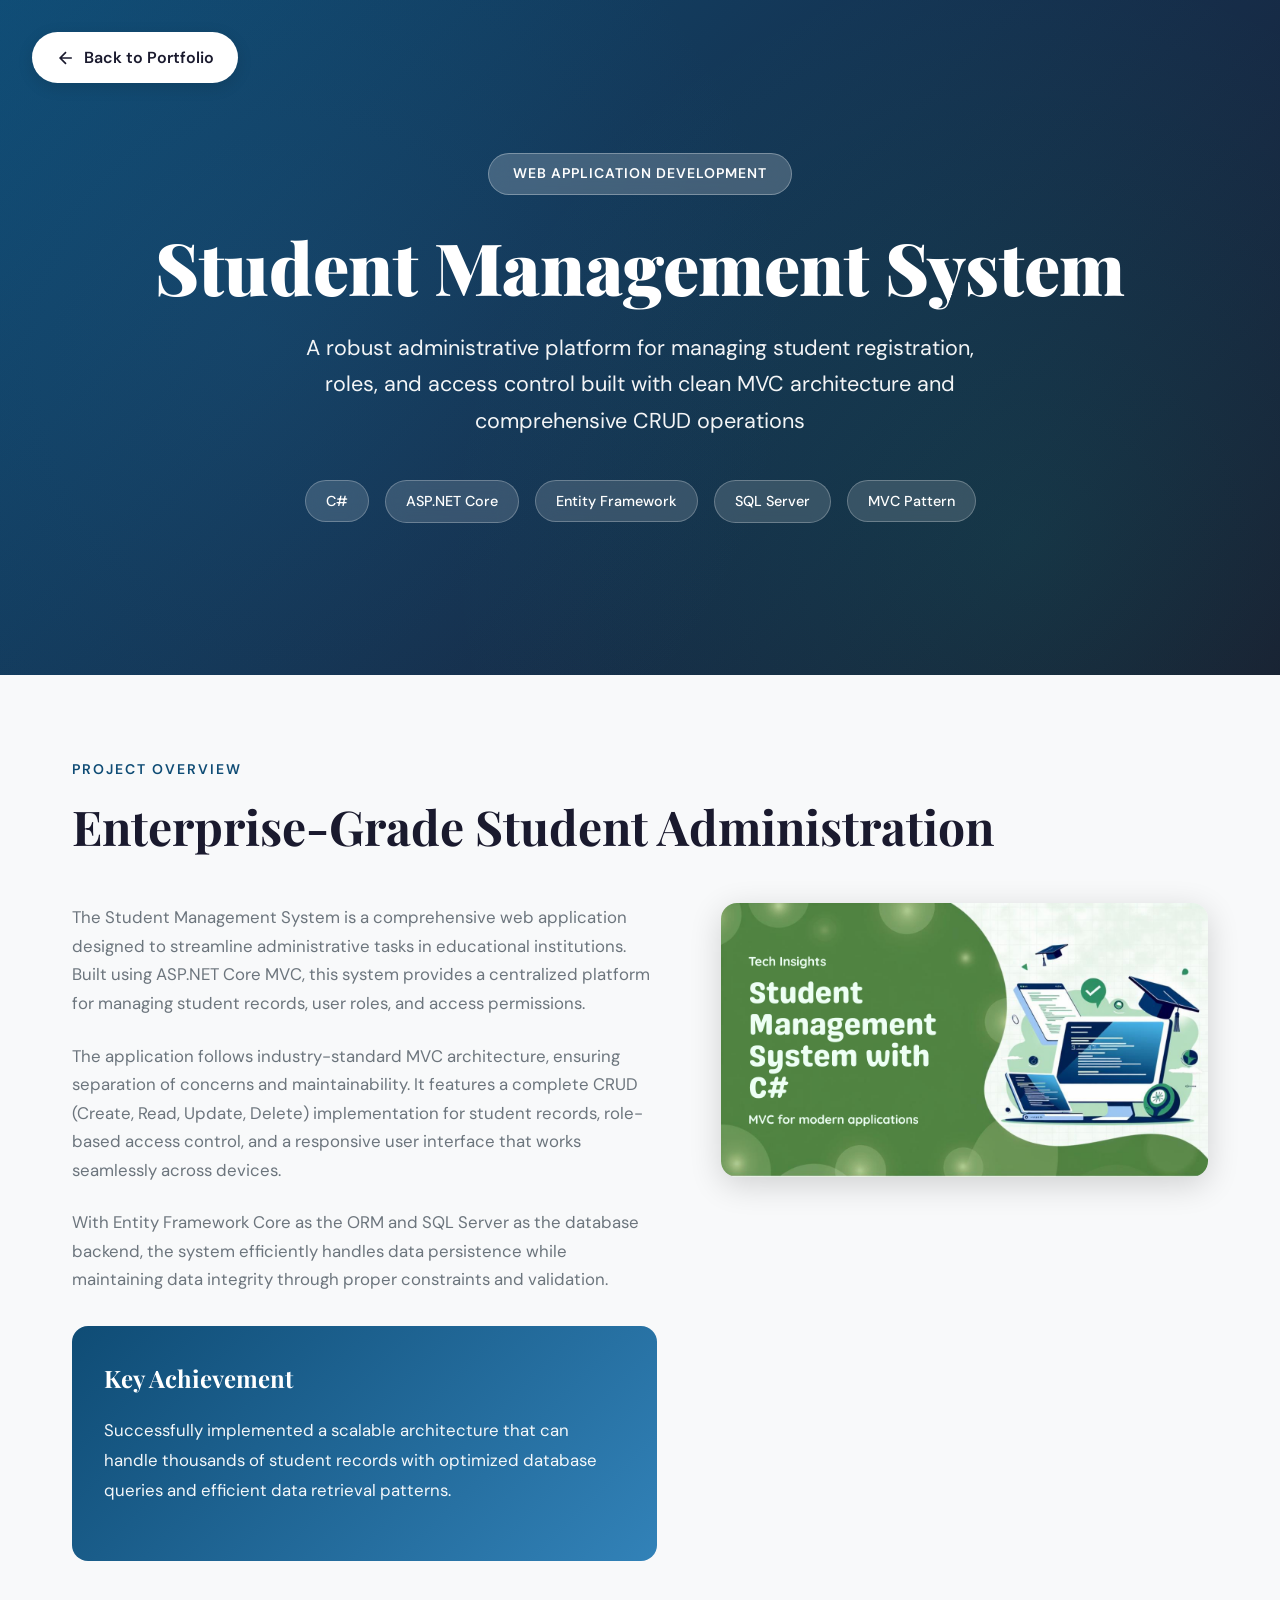
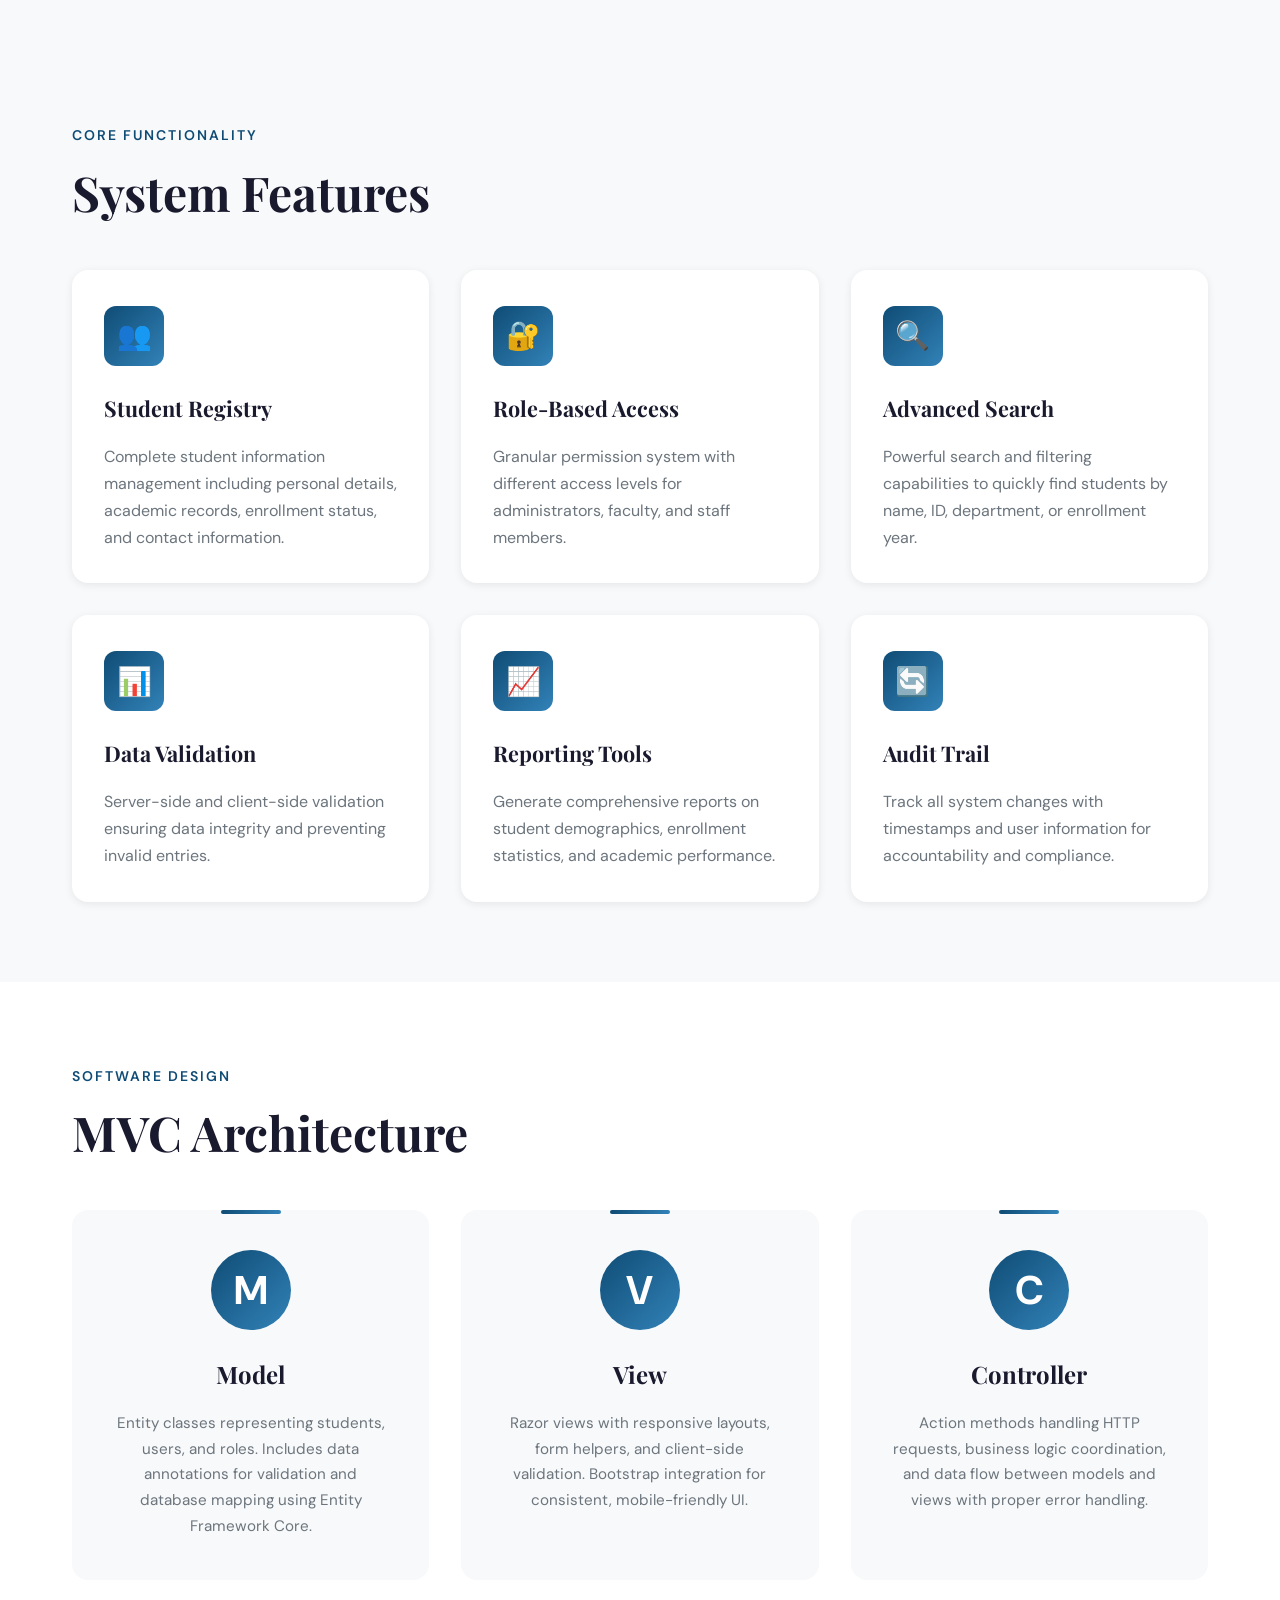
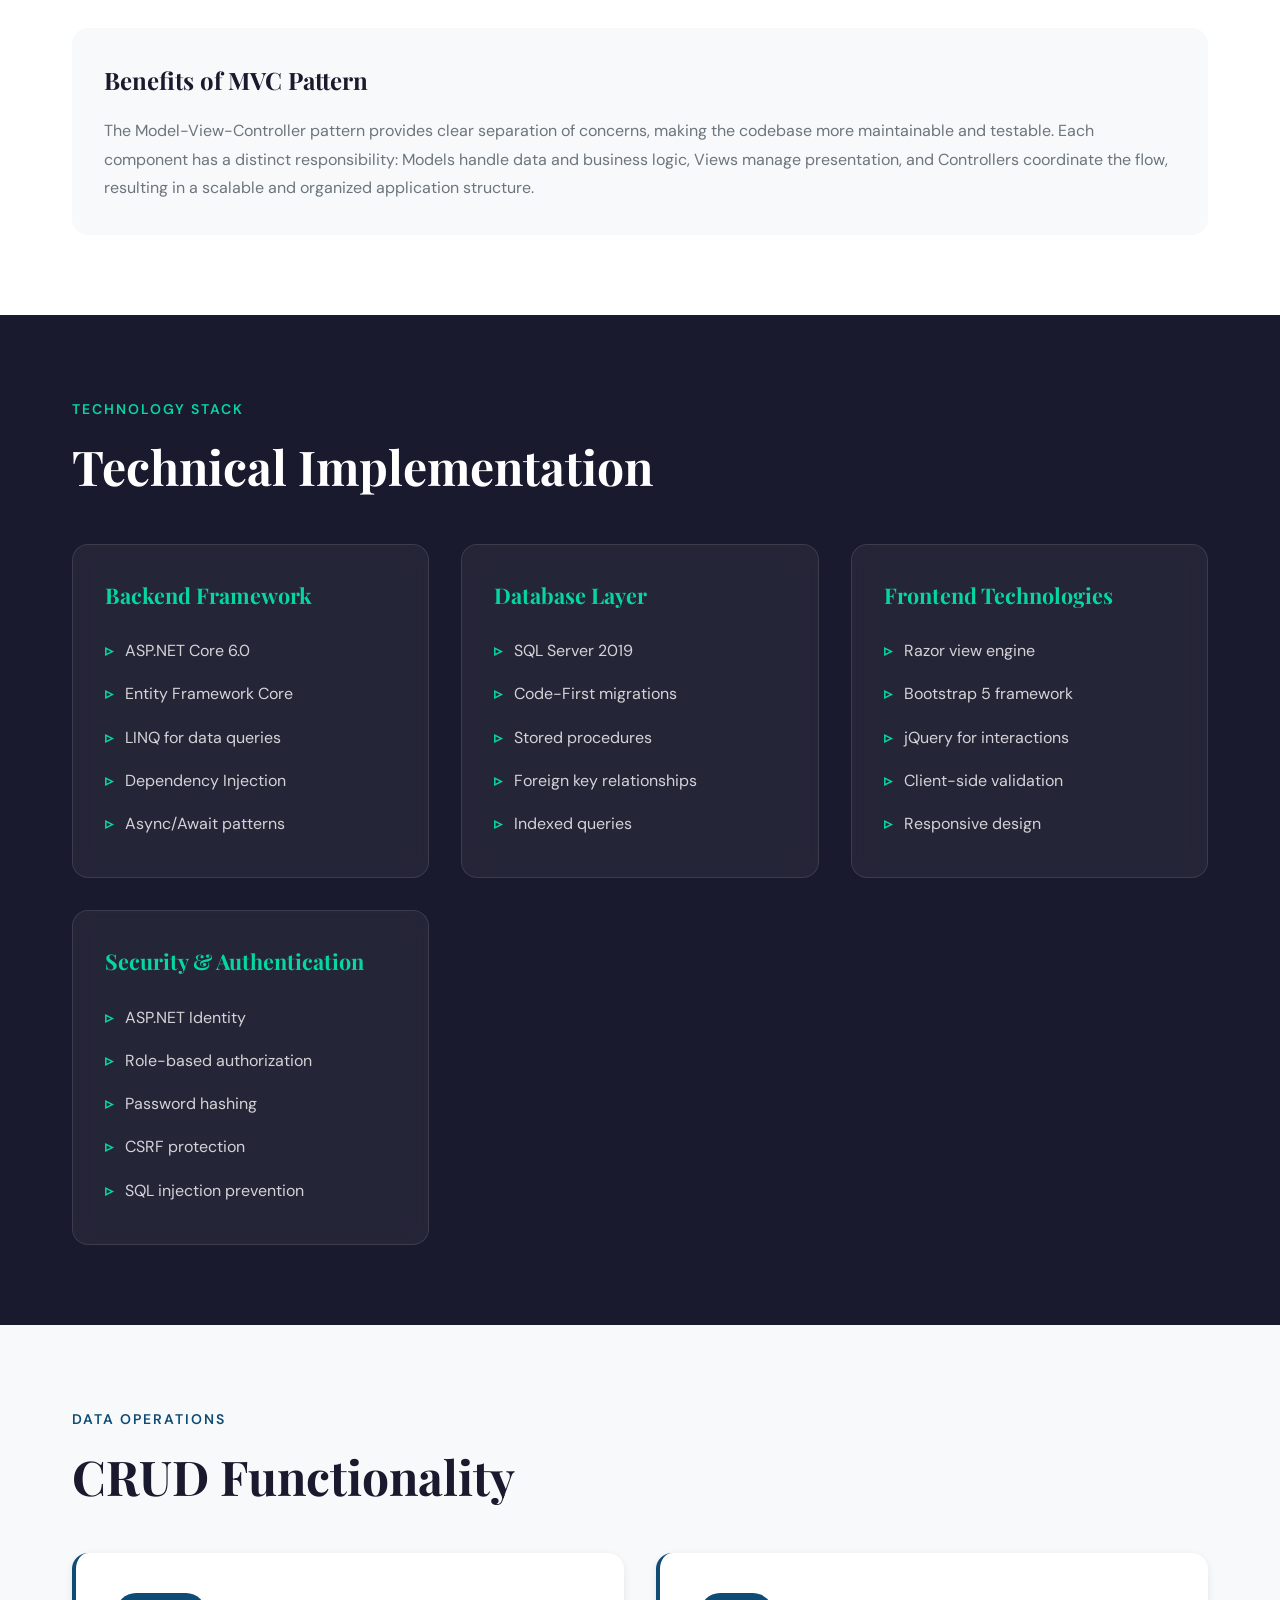
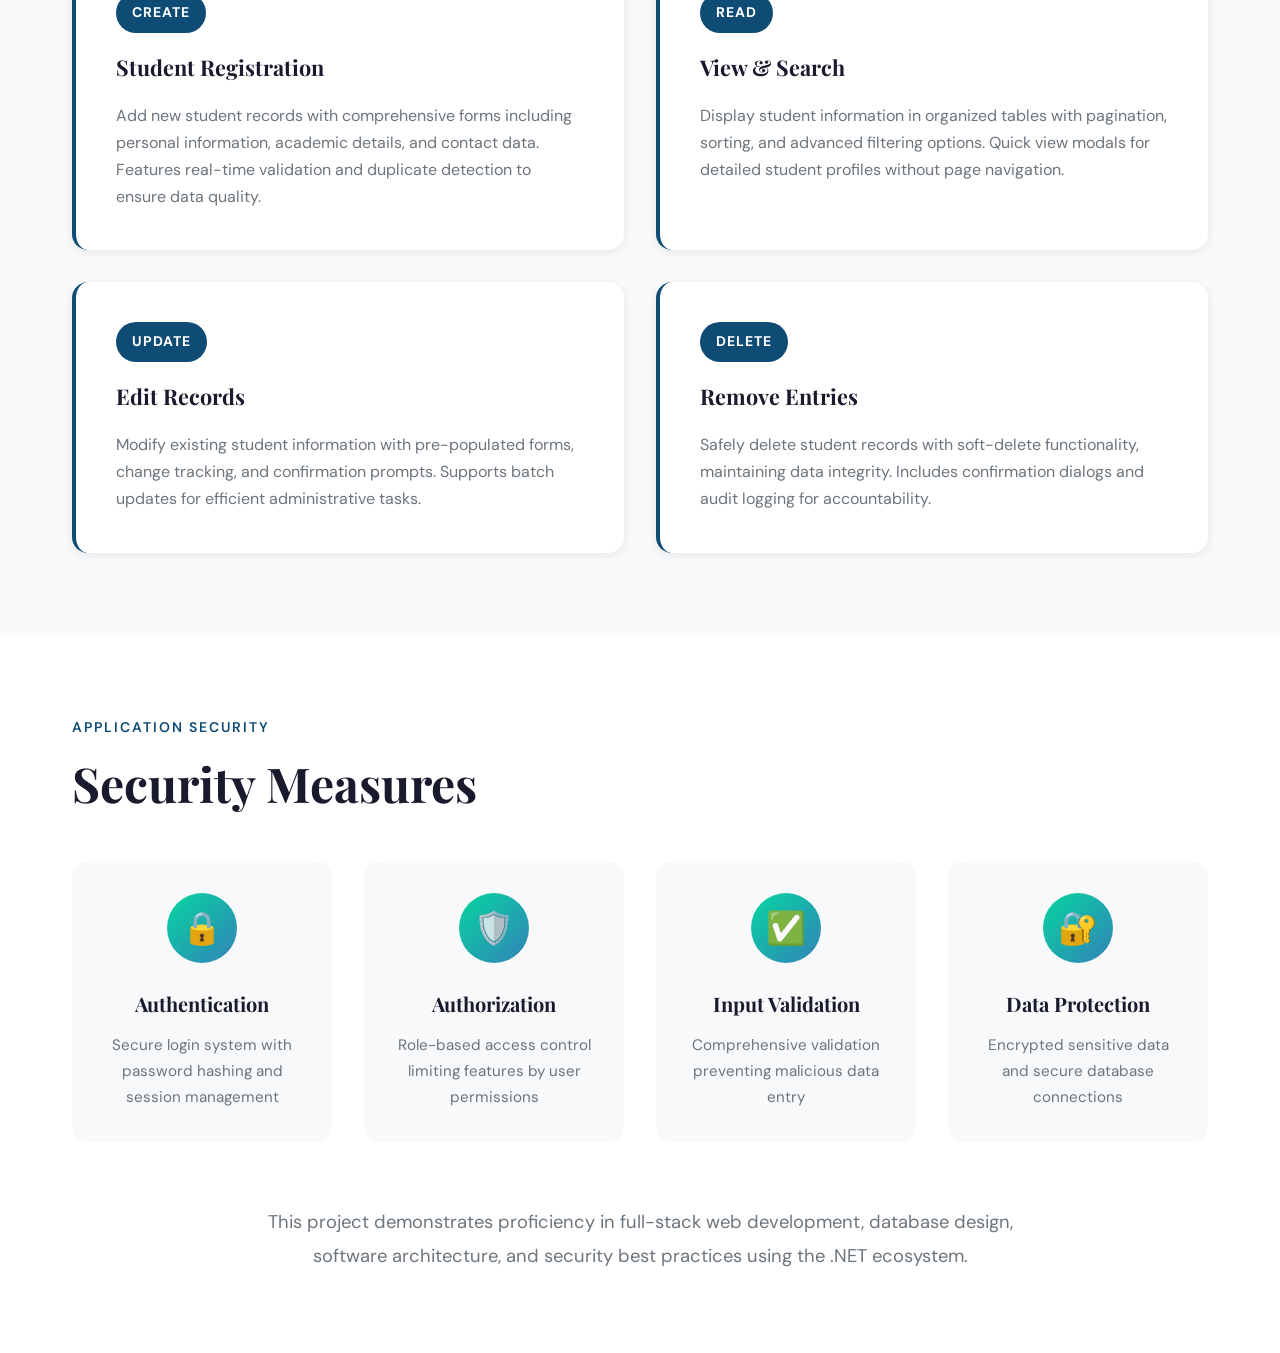
<file: student-management.html>
<!DOCTYPE html>
<html lang="en">
<head>
  <meta charset="UTF-8" />
  <meta name="viewport" content="width=device-width, initial-scale=1.0"/>
  <title>Student Management System | Skhanyiso Nkosi</title>
  <link rel="preconnect" href="https://fonts.googleapis.com">
  <link rel="preconnect" href="https://fonts.gstatic.com" crossorigin>
  <link href="https://fonts.googleapis.com/css2?family=Playfair+Display:wght@400;700;900&family=DM+Sans:wght@400;500;700&display=swap" rel="stylesheet">
  <style>
    :root {
      --color-primary: #1a1a2e;
      --color-secondary: #16213e;
      --color-accent: #0f4c75;
      --color-accent-light: #3282b8;
      --color-green: #06d6a0;
      --color-orange: #ff6b35;
      --color-off-white: #f8f9fa;
      --color-light-gray: #e9ecef;
      --color-gray: #6c757d;
      --font-display: 'Playfair Display', Georgia, serif;
      --font-body: 'DM Sans', -apple-system, sans-serif;
      --shadow-sm: 0 2px 8px rgba(0, 0, 0, 0.08);
      --shadow-md: 0 4px 16px rgba(0, 0, 0, 0.12);
      --shadow-lg: 0 8px 32px rgba(0, 0, 0, 0.16);
    }

    * {
      margin: 0;
      padding: 0;
      box-sizing: border-box;
    }

    body {
      font-family: var(--font-body);
      color: var(--color-primary);
      line-height: 1.7;
      background: var(--color-off-white);
    }

    .back-link {
      position: fixed;
      top: 2rem;
      left: 2rem;
      display: inline-flex;
      align-items: center;
      gap: 0.5rem;
      padding: 0.75rem 1.5rem;
      background: white;
      color: var(--color-primary);
      text-decoration: none;
      border-radius: 50px;
      font-weight: 600;
      box-shadow: var(--shadow-md);
      z-index: 1000;
      transition: all 0.3s ease;
    }

    .back-link:hover {
      transform: translateX(-5px);
      box-shadow: var(--shadow-lg);
    }

    .project-hero {
      min-height: 75vh;
      background: linear-gradient(135deg, #0f4c75 0%, #1a1a2e 100%);
      display: flex;
      align-items: center;
      justify-content: center;
      position: relative;
      overflow: hidden;
      padding: 4rem 2rem;
    }

    .project-hero::before {
      content: '';
      position: absolute;
      width: 100%;
      height: 100%;
      background: 
        radial-gradient(circle at 20% 50%, rgba(50, 130, 184, 0.1) 0%, transparent 50%),
        radial-gradient(circle at 80% 80%, rgba(6, 214, 160, 0.1) 0%, transparent 50%);
    }

    .hero-content {
      max-width: 1000px;
      text-align: center;
      position: relative;
      z-index: 1;
      color: white;
    }

    .project-tag {
      display: inline-block;
      padding: 0.5rem 1.5rem;
      background: rgba(255, 255, 255, 0.2);
      border: 1px solid rgba(255, 255, 255, 0.3);
      border-radius: 50px;
      font-size: 0.875rem;
      font-weight: 600;
      letter-spacing: 1px;
      text-transform: uppercase;
      margin-bottom: 2rem;
      backdrop-filter: blur(10px);
    }

    .hero-title {
      font-family: var(--font-display);
      font-size: clamp(2.5rem, 6vw, 4.5rem);
      font-weight: 900;
      line-height: 1.1;
      margin-bottom: 1.5rem;
    }

    .hero-description {
      font-size: clamp(1.1rem, 2vw, 1.35rem);
      opacity: 0.95;
      max-width: 700px;
      margin: 0 auto 2.5rem;
    }

    .tech-stack {
      display: flex;
      gap: 1rem;
      justify-content: center;
      flex-wrap: wrap;
      margin-top: 2rem;
    }

    .tech-badge {
      padding: 0.5rem 1.25rem;
      background: rgba(255, 255, 255, 0.15);
      border: 1px solid rgba(255, 255, 255, 0.25);
      border-radius: 50px;
      font-size: 0.9rem;
      font-weight: 500;
      backdrop-filter: blur(10px);
    }

    .container {
      max-width: 1200px;
      margin: 0 auto;
      padding: 0 2rem;
    }

    .section {
      padding: 5rem 0;
    }

    .section-label {
      display: inline-block;
      font-size: 0.875rem;
      font-weight: 600;
      letter-spacing: 2px;
      text-transform: uppercase;
      color: var(--color-accent);
      margin-bottom: 1rem;
    }

    .section-title {
      font-family: var(--font-display);
      font-size: clamp(2rem, 4vw, 3rem);
      font-weight: 700;
      margin-bottom: 2rem;
      line-height: 1.2;
    }

    .overview-grid {
      display: grid;
      grid-template-columns: 1.2fr 1fr;
      gap: 4rem;
      margin-top: 3rem;
    }

    .overview-content p {
      color: var(--color-gray);
      margin-bottom: 1.5rem;
      font-size: 1.05rem;
    }

    .highlight-box {
      background: linear-gradient(135deg, var(--color-accent), var(--color-accent-light));
      color: white;
      padding: 2rem;
      border-radius: 16px;
      margin-top: 2rem;
    }

    .highlight-box h4 {
      font-family: var(--font-display);
      font-size: 1.5rem;
      margin-bottom: 1rem;
    }

    .highlight-box p {
      color: rgba(255, 255, 255, 0.95);
      line-height: 1.8;
    }

    .feature-grid {
      display: grid;
      grid-template-columns: repeat(auto-fit, minmax(280px, 1fr));
      gap: 2rem;
      margin-top: 3rem;
    }

    .feature-card {
      background: white;
      padding: 2rem;
      border-radius: 16px;
      box-shadow: var(--shadow-sm);
      transition: all 0.3s ease;
      border-top: 4px solid transparent;
    }

    .feature-card:hover {
      transform: translateY(-5px);
      box-shadow: var(--shadow-md);
      border-top-color: var(--color-accent);
    }

    .feature-icon {
      width: 60px;
      height: 60px;
      background: linear-gradient(135deg, var(--color-accent), var(--color-accent-light));
      border-radius: 12px;
      display: flex;
      align-items: center;
      justify-content: center;
      margin-bottom: 1.5rem;
      color: white;
      font-size: 1.75rem;
    }

    .feature-card h3 {
      font-family: var(--font-display);
      font-size: 1.35rem;
      margin-bottom: 1rem;
      color: var(--color-primary);
    }

    .feature-card p {
      color: var(--color-gray);
      line-height: 1.7;
    }

    .architecture-section {
      background: white;
    }

    .mvc-diagram {
      display: grid;
      grid-template-columns: repeat(3, 1fr);
      gap: 2rem;
      margin-top: 3rem;
    }

    .mvc-component {
      background: var(--color-off-white);
      padding: 2.5rem;
      border-radius: 16px;
      text-align: center;
      position: relative;
      transition: all 0.3s ease;
    }

    .mvc-component:hover {
      transform: translateY(-5px);
      box-shadow: var(--shadow-md);
    }

    .mvc-component::before {
      content: '';
      position: absolute;
      top: 0;
      left: 50%;
      transform: translateX(-50%);
      width: 60px;
      height: 4px;
      background: linear-gradient(90deg, var(--color-accent), var(--color-accent-light));
      border-radius: 2px;
    }

    .mvc-icon {
      width: 80px;
      height: 80px;
      background: linear-gradient(135deg, var(--color-accent), var(--color-accent-light));
      border-radius: 50%;
      display: flex;
      align-items: center;
      justify-content: center;
      margin: 0 auto 1.5rem;
      color: white;
      font-size: 2.5rem;
      font-weight: 700;
    }

    .mvc-component h3 {
      font-family: var(--font-display);
      font-size: 1.5rem;
      margin-bottom: 1rem;
      color: var(--color-primary);
    }

    .mvc-component p {
      color: var(--color-gray);
      font-size: 0.95rem;
      line-height: 1.7;
    }

    .tech-deep-dive {
      background: var(--color-primary);
      color: white;
    }

    .tech-deep-dive .section-label {
      color: var(--color-green);
    }

    .tech-deep-dive .section-title {
      color: white;
    }

    .tech-grid {
      display: grid;
      grid-template-columns: repeat(auto-fit, minmax(300px, 1fr));
      gap: 2rem;
      margin-top: 3rem;
    }

    .tech-card {
      background: rgba(255, 255, 255, 0.05);
      border: 1px solid rgba(255, 255, 255, 0.1);
      padding: 2rem;
      border-radius: 16px;
      backdrop-filter: blur(10px);
      transition: all 0.3s ease;
    }

    .tech-card:hover {
      background: rgba(255, 255, 255, 0.08);
      transform: translateY(-5px);
    }

    .tech-card h4 {
      font-family: var(--font-display);
      font-size: 1.35rem;
      margin-bottom: 1rem;
      color: var(--color-green);
    }

    .tech-card ul {
      list-style: none;
      padding: 0;
    }

    .tech-card li {
      padding: 0.5rem 0;
      color: rgba(255, 255, 255, 0.8);
      display: flex;
      align-items: center;
      gap: 0.75rem;
    }

    .tech-card li::before {
      content: '▹';
      color: var(--color-green);
      font-weight: 700;
    }

    .crud-section {
      background: var(--color-off-white);
    }

    .crud-operations {
      display: grid;
      grid-template-columns: repeat(2, 1fr);
      gap: 2rem;
      margin-top: 3rem;
    }

    .crud-card {
      background: white;
      padding: 2.5rem;
      border-radius: 16px;
      box-shadow: var(--shadow-sm);
      border-left: 4px solid var(--color-accent);
    }

    .crud-label {
      display: inline-block;
      padding: 0.5rem 1rem;
      background: var(--color-accent);
      color: white;
      border-radius: 50px;
      font-size: 0.875rem;
      font-weight: 700;
      letter-spacing: 1px;
      margin-bottom: 1rem;
    }

    .crud-card h4 {
      font-family: var(--font-display);
      font-size: 1.35rem;
      margin-bottom: 1rem;
      color: var(--color-primary);
    }

    .crud-card p {
      color: var(--color-gray);
      line-height: 1.7;
    }

    .security-section {
      background: white;
    }

    .security-features {
      display: grid;
      grid-template-columns: repeat(auto-fit, minmax(250px, 1fr));
      gap: 2rem;
      margin-top: 3rem;
    }

    .security-item {
      text-align: center;
      padding: 2rem;
      background: var(--color-off-white);
      border-radius: 16px;
    }

    .security-icon {
      width: 70px;
      height: 70px;
      background: linear-gradient(135deg, var(--color-green), var(--color-accent-light));
      border-radius: 50%;
      display: flex;
      align-items: center;
      justify-content: center;
      margin: 0 auto 1.5rem;
      color: white;
      font-size: 2rem;
    }

    .security-item h4 {
      font-family: var(--font-display);
      font-size: 1.25rem;
      margin-bottom: 0.75rem;
      color: var(--color-primary);
    }

    .security-item p {
      color: var(--color-gray);
      font-size: 0.95rem;
    }

    @media (max-width: 992px) {
      .overview-grid,
      .mvc-diagram,
      .crud-operations {
        grid-template-columns: 1fr;
        gap: 2rem;
      }

      .back-link {
        position: static;
        margin: 1rem;
      }
    }

    @media (max-width: 768px) {
      .section {
        padding: 3rem 0;
      }

      .tech-grid,
      .security-features {
        grid-template-columns: 1fr;
      }
    }
  </style>
</head>
<body>
  <a href="index.html" class="back-link">
    <svg width="20" height="20" viewBox="0 0 24 24" fill="none" stroke="currentColor" stroke-width="2">
      <path d="M19 12H5M12 19l-7-7 7-7"/>
    </svg>
    Back to Portfolio
  </a>

  <section class="project-hero">
    <div class="hero-content">
      <div class="project-tag">Web Application Development</div>
      <h1 class="hero-title">Student Management System</h1>
      <p class="hero-description">
        A robust administrative platform for managing student registration, roles, and access control built with clean MVC architecture and comprehensive CRUD operations
      </p>
      <div class="tech-stack">
        <span class="tech-badge">C#</span>
        <span class="tech-badge">ASP.NET Core</span>
        <span class="tech-badge">Entity Framework</span>
        <span class="tech-badge">SQL Server</span>
        <span class="tech-badge">MVC Pattern</span>
      </div>
    </div>
  </section>

  <section class="section">
    <div class="container">
      <span class="section-label">Project Overview</span>
      <h2 class="section-title">Enterprise-Grade Student Administration</h2>
      
      <div class="overview-grid">
        <div class="overview-content">
          <p>
            The Student Management System is a comprehensive web application designed to streamline administrative tasks in educational institutions. Built using ASP.NET Core MVC, this system provides a centralized platform for managing student records, user roles, and access permissions.
          </p>
          <p>
            The application follows industry-standard MVC architecture, ensuring separation of concerns and maintainability. It features a complete CRUD (Create, Read, Update, Delete) implementation for student records, role-based access control, and a responsive user interface that works seamlessly across devices.
          </p>
          <p>
            With Entity Framework Core as the ORM and SQL Server as the database backend, the system efficiently handles data persistence while maintaining data integrity through proper constraints and validation.
          </p>

          <div class="highlight-box">
            <h4>Key Achievement</h4>
            <p>
              Successfully implemented a scalable architecture that can handle thousands of student records with optimized database queries and efficient data retrieval patterns.
            </p>
          </div>
        </div>

        <div>
          <img src="assets/student-system.png" alt="Student Management System" style="width: 100%; border-radius: 16px; box-shadow: var(--shadow-lg);" onerror="this.style.background='linear-gradient(135deg, #0f4c75, #3282b8)'; this.style.height='400px';">
        </div>
      </div>
    </div>
  </section>

  <section class="section" style="background: var(--color-off-white);">
    <div class="container">
      <span class="section-label">Core Functionality</span>
      <h2 class="section-title">System Features</h2>

      <div class="feature-grid">
        <div class="feature-card">
          <div class="feature-icon">👥</div>
          <h3>Student Registry</h3>
          <p>Complete student information management including personal details, academic records, enrollment status, and contact information.</p>
        </div>

        <div class="feature-card">
          <div class="feature-icon">🔐</div>
          <h3>Role-Based Access</h3>
          <p>Granular permission system with different access levels for administrators, faculty, and staff members.</p>
        </div>

        <div class="feature-card">
          <div class="feature-icon">🔍</div>
          <h3>Advanced Search</h3>
          <p>Powerful search and filtering capabilities to quickly find students by name, ID, department, or enrollment year.</p>
        </div>

        <div class="feature-card">
          <div class="feature-icon">📊</div>
          <h3>Data Validation</h3>
          <p>Server-side and client-side validation ensuring data integrity and preventing invalid entries.</p>
        </div>

        <div class="feature-card">
          <div class="feature-icon">📈</div>
          <h3>Reporting Tools</h3>
          <p>Generate comprehensive reports on student demographics, enrollment statistics, and academic performance.</p>
        </div>

        <div class="feature-card">
          <div class="feature-icon">🔄</div>
          <h3>Audit Trail</h3>
          <p>Track all system changes with timestamps and user information for accountability and compliance.</p>
        </div>
      </div>
    </div>
  </section>

  <section class="section architecture-section">
    <div class="container">
      <span class="section-label">Software Design</span>
      <h2 class="section-title">MVC Architecture</h2>

      <div class="mvc-diagram">
        <div class="mvc-component">
          <div class="mvc-icon">M</div>
          <h3>Model</h3>
          <p>
            Entity classes representing students, users, and roles. Includes data annotations for validation and database mapping using Entity Framework Core.
          </p>
        </div>

        <div class="mvc-component">
          <div class="mvc-icon">V</div>
          <h3>View</h3>
          <p>
            Razor views with responsive layouts, form helpers, and client-side validation. Bootstrap integration for consistent, mobile-friendly UI.
          </p>
        </div>

        <div class="mvc-component">
          <div class="mvc-icon">C</div>
          <h3>Controller</h3>
          <p>
            Action methods handling HTTP requests, business logic coordination, and data flow between models and views with proper error handling.
          </p>
        </div>
      </div>

      <div style="margin-top: 3rem; padding: 2rem; background: var(--color-off-white); border-radius: 16px;">
        <h4 style="font-family: var(--font-display); font-size: 1.5rem; margin-bottom: 1rem;">Benefits of MVC Pattern</h4>
        <p style="color: var(--color-gray); line-height: 1.8;">
          The Model-View-Controller pattern provides clear separation of concerns, making the codebase more maintainable and testable. Each component has a distinct responsibility: Models handle data and business logic, Views manage presentation, and Controllers coordinate the flow, resulting in a scalable and organized application structure.
        </p>
      </div>
    </div>
  </section>

  <section class="section tech-deep-dive">
    <div class="container">
      <span class="section-label">Technology Stack</span>
      <h2 class="section-title">Technical Implementation</h2>

      <div class="tech-grid">
        <div class="tech-card">
          <h4>Backend Framework</h4>
          <ul>
            <li>ASP.NET Core 6.0</li>
            <li>Entity Framework Core</li>
            <li>LINQ for data queries</li>
            <li>Dependency Injection</li>
            <li>Async/Await patterns</li>
          </ul>
        </div>

        <div class="tech-card">
          <h4>Database Layer</h4>
          <ul>
            <li>SQL Server 2019</li>
            <li>Code-First migrations</li>
            <li>Stored procedures</li>
            <li>Foreign key relationships</li>
            <li>Indexed queries</li>
          </ul>
        </div>

        <div class="tech-card">
          <h4>Frontend Technologies</h4>
          <ul>
            <li>Razor view engine</li>
            <li>Bootstrap 5 framework</li>
            <li>jQuery for interactions</li>
            <li>Client-side validation</li>
            <li>Responsive design</li>
          </ul>
        </div>

        <div class="tech-card">
          <h4>Security & Authentication</h4>
          <ul>
            <li>ASP.NET Identity</li>
            <li>Role-based authorization</li>
            <li>Password hashing</li>
            <li>CSRF protection</li>
            <li>SQL injection prevention</li>
          </ul>
        </div>
      </div>
    </div>
  </section>

  <section class="section crud-section">
    <div class="container">
      <span class="section-label">Data Operations</span>
      <h2 class="section-title">CRUD Functionality</h2>

      <div class="crud-operations">
        <div class="crud-card">
          <div class="crud-label">CREATE</div>
          <h4>Student Registration</h4>
          <p>
            Add new student records with comprehensive forms including personal information, academic details, and contact data. Features real-time validation and duplicate detection to ensure data quality.
          </p>
        </div>

        <div class="crud-card">
          <div class="crud-label">READ</div>
          <h4>View & Search</h4>
          <p>
            Display student information in organized tables with pagination, sorting, and advanced filtering options. Quick view modals for detailed student profiles without page navigation.
          </p>
        </div>

        <div class="crud-card">
          <div class="crud-label">UPDATE</div>
          <h4>Edit Records</h4>
          <p>
            Modify existing student information with pre-populated forms, change tracking, and confirmation prompts. Supports batch updates for efficient administrative tasks.
          </p>
        </div>

        <div class="crud-card">
          <div class="crud-label">DELETE</div>
          <h4>Remove Entries</h4>
          <p>
            Safely delete student records with soft-delete functionality, maintaining data integrity. Includes confirmation dialogs and audit logging for accountability.
          </p>
        </div>
      </div>
    </div>
  </section>

  <section class="section security-section">
    <div class="container">
      <span class="section-label">Application Security</span>
      <h2 class="section-title">Security Measures</h2>

      <div class="security-features">
        <div class="security-item">
          <div class="security-icon">🔒</div>
          <h4>Authentication</h4>
          <p>Secure login system with password hashing and session management</p>
        </div>

        <div class="security-item">
          <div class="security-icon">🛡️</div>
          <h4>Authorization</h4>
          <p>Role-based access control limiting features by user permissions</p>
        </div>

        <div class="security-item">
          <div class="security-icon">✅</div>
          <h4>Input Validation</h4>
          <p>Comprehensive validation preventing malicious data entry</p>
        </div>

        <div class="security-item">
          <div class="security-icon">🔐</div>
          <h4>Data Protection</h4>
          <p>Encrypted sensitive data and secure database connections</p>
        </div>
      </div>

      <div style="margin-top: 4rem; text-align: center;">
        <p style="font-size: 1.15rem; color: var(--color-gray); max-width: 800px; margin: 0 auto; line-height: 1.8;">
          This project demonstrates proficiency in full-stack web development, database design, software architecture, and security best practices using the .NET ecosystem.
        </p>
      </div>
    </div>
  </section>

  <script>
    // Intersection Observer for animations
    const observerOptions = {
      threshold: 0.1,
      rootMargin: '0px 0px -50px 0px'
    };

    const observer = new IntersectionObserver((entries) => {
      entries.forEach(entry => {
        if (entry.isIntersecting) {
          entry.target.style.opacity = '1';
          entry.target.style.transform = 'translateY(0)';
        }
      });
    }, observerOptions);

    document.querySelectorAll('.feature-card, .mvc-component, .tech-card, .crud-card, .security-item').forEach(el => {
      el.style.opacity = '0';
      el.style.transform = 'translateY(30px)';
      el.style.transition = 'opacity 0.6s ease, transform 0.6s ease';
      observer.observe(el);
    });
  </script>
</body>
</html>
</file>
